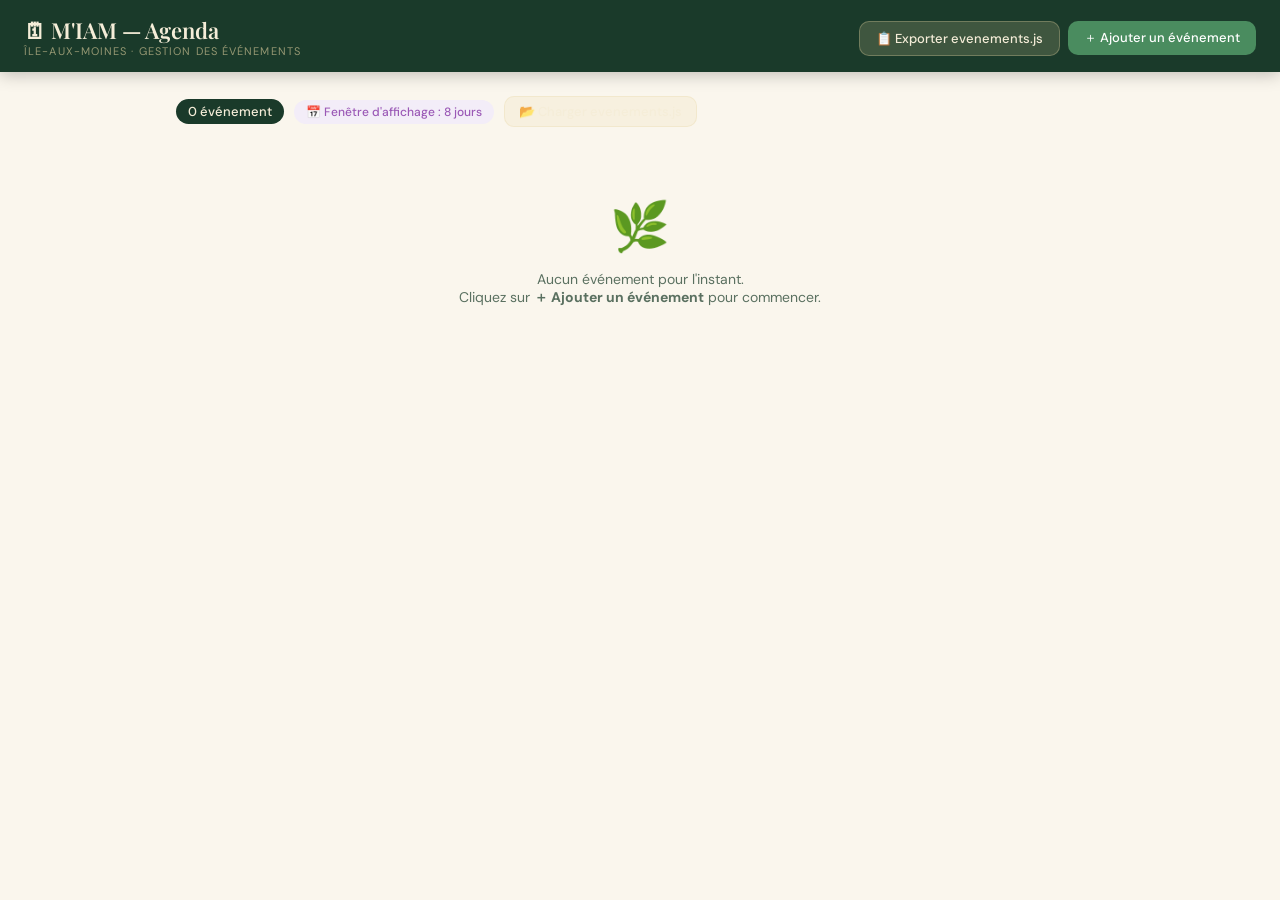
<file: admin-evenements-original.html>
<!DOCTYPE html>
<html lang="fr">
<head>
<meta charset="UTF-8">
<meta name="viewport" content="width=device-width, initial-scale=1.0">
<title>M'IAM — Agenda des événements</title>
<link rel="preconnect" href="https://fonts.googleapis.com">
<link href="https://fonts.googleapis.com/css2?family=Playfair+Display:wght@400;600&family=DM+Sans:wght@300;400;500;600&display=swap" rel="stylesheet">
<style>
:root {
  --forest:     #1a3a2a;
  --forest-mid: #2d5e3f;
  --forest-light:#4a8c5f;
  --sand:       #e8d5a3;
  --sand-light: #f5edd8;
  --cream:      #faf6ed;
  --text:       #1c2b22;
  --text-muted: #5a7060;
  --border:     rgba(26,58,42,0.15);
  --red:        #c0392b;
  --red-light:  #fdf0ee;
  --green:      #27ae60;
  --green-light:#eaf6f0;
  --purple:     #9b59b6;
  --purple-light:#f3edf8;
  --orange:     #e67e22;
  --radius:     14px;
  --shadow:     0 4px 24px rgba(26,58,42,0.10);
}

*, *::before, *::after { box-sizing: border-box; margin: 0; padding: 0; }

body {
  font-family: "DM Sans", sans-serif;
  background: var(--cream);
  color: var(--text);
  min-height: 100vh;
}

/* ── HEADER ───────────────────────────────────── */
header {
  background: var(--forest);
  padding: 18px 24px 14px;
  display: flex;
  align-items: center;
  justify-content: space-between;
  gap: 12px;
  position: sticky;
  top: 0;
  z-index: 100;
  box-shadow: 0 2px 16px rgba(0,0,0,0.25);
}
.header-left h1 {
  font-family: "Playfair Display", serif;
  font-size: 22px;
  color: var(--sand-light);
  font-weight: 600;
  line-height: 1.1;
}
.header-left p {
  font-size: 11px;
  color: rgba(232,213,163,0.6);
  letter-spacing: .1em;
  text-transform: uppercase;
  margin-top: 2px;
}
.header-actions { display: flex; gap: 8px; align-items: center; }

/* ── BUTTONS ──────────────────────────────────── */
.btn {
  display: inline-flex;
  align-items: center;
  gap: 6px;
  padding: 8px 16px;
  border-radius: 10px;
  font-family: "DM Sans", sans-serif;
  font-size: 13px;
  font-weight: 500;
  cursor: pointer;
  border: none;
  transition: all .18s;
  white-space: nowrap;
}
.btn-primary   { background: var(--forest-light); color: #fff; }
.btn-primary:hover { background: #5fa070; }
.btn-secondary { background: rgba(232,213,163,0.18); color: var(--sand-light); border: 1px solid rgba(232,213,163,0.3); }
.btn-secondary:hover { background: rgba(232,213,163,0.3); }
.btn-export    { background: var(--sand); color: var(--forest); font-weight: 600; }
.btn-export:hover { background: var(--sand-light); }
.btn-danger    { background: var(--red); color: #fff; }
.btn-danger:hover { background: #a93226; }
.btn-ghost     { background: none; border: 1px solid var(--border); color: var(--text-muted); }
.btn-ghost:hover { background: var(--sand-light); color: var(--text); }
.btn-sm        { padding: 5px 10px; font-size: 12px; border-radius: 8px; }
.btn-icon      { padding: 6px 10px; }

/* ── MAIN LAYOUT ──────────────────────────────── */
main { max-width: 960px; margin: 0 auto; padding: 24px 16px 60px; }

/* ── BARRE D'OUTILS ───────────────────────────── */
.toolbar {
  display: flex;
  align-items: center;
  gap: 10px;
  flex-wrap: wrap;
  margin-bottom: 20px;
}
.count-badge {
  background: var(--forest);
  color: var(--sand-light);
  border-radius: 20px;
  padding: 4px 12px;
  font-size: 13px;
  font-weight: 500;
}
.window-badge {
  background: var(--purple-light);
  color: var(--purple);
  border-radius: 20px;
  padding: 4px 12px;
  font-size: 12px;
  font-weight: 500;
}

/* ── LISTE ÉVÉNEMENTS ─────────────────────────── */
#evt-list { display: flex; flex-direction: column; gap: 10px; }

.evt-row {
  background: #fff;
  border: 1px solid var(--border);
  border-radius: var(--radius);
  padding: 14px 16px;
  display: grid;
  grid-template-columns: 56px 1fr auto;
  gap: 14px;
  align-items: center;
  transition: box-shadow .15s;
}
.evt-row:hover { box-shadow: var(--shadow); }

.evt-row.past { opacity: .5; }
.evt-row.soon { border-left: 3px solid var(--green); }
.evt-row.today { border-left: 3px solid var(--orange); background: #fffdf7; }

.evt-date-col {
  text-align: center;
  background: var(--forest);
  border-radius: 10px;
  padding: 8px 6px;
  color: var(--sand-light);
  flex-shrink: 0;
}
.evt-date-col .day  { font-family: "Playfair Display", serif; font-size: 22px; font-weight: 600; line-height: 1; }
.evt-date-col .month{ font-size: 10px; text-transform: uppercase; letter-spacing: .08em; opacity: .7; margin-top: 1px; }

.evt-info {}
.evt-nom {
  font-family: "Playfair Display", serif;
  font-size: 16px;
  font-weight: 600;
  color: var(--text);
  margin-bottom: 4px;
  line-height: 1.3;
}
.evt-meta {
  display: flex;
  flex-wrap: wrap;
  gap: 6px;
  align-items: center;
}
.tag {
  display: inline-flex;
  align-items: center;
  gap: 3px;
  font-size: 11px;
  padding: 2px 8px;
  border-radius: 99px;
  font-weight: 500;
}
.tag-lieu  { background: var(--green-light); color: #1a6b3a; }
.tag-heure { background: #eef4fb; color: #1a4a8a; }
.tag-asso  { background: var(--purple-light); color: var(--purple); }
.tag-fin   { background: var(--sand-light); color: var(--text-muted); font-size: 10px; }
.tag-past  { background: #f0f0f0; color: #888; }
.tag-soon  { background: var(--green-light); color: var(--green); }
.tag-img   { background: #fff3e0; color: #b35a00; }
.tag-site  { background: #e3f2fd; color: #1565c0; }

.evt-actions { display: flex; gap: 6px; flex-shrink: 0; }

/* ── EMPTY STATE ──────────────────────────────── */
#empty-state {
  text-align: center;
  padding: 48px 16px;
  color: var(--text-muted);
  display: none;
}
#empty-state .big { font-size: 48px; margin-bottom: 12px; }
#empty-state p { font-size: 14px; }

/* ── MODAL ────────────────────────────────────── */
.modal-bg {
  display: none;
  position: fixed;
  inset: 0;
  background: rgba(10,25,15,0.55);
  z-index: 200;
  align-items: flex-start;
  justify-content: center;
  padding: 20px 12px 40px;
  overflow-y: auto;
}
.modal-bg.open { display: flex; }

.modal {
  background: var(--cream);
  border-radius: 20px;
  width: 100%;
  max-width: 580px;
  box-shadow: 0 20px 60px rgba(0,0,0,.35);
  overflow: hidden;
  margin: auto;
}
.modal-header {
  background: var(--forest);
  padding: 16px 20px;
  display: flex;
  align-items: center;
  justify-content: space-between;
}
.modal-header h2 {
  font-family: "Playfair Display", serif;
  font-size: 18px;
  color: var(--sand-light);
  font-weight: 600;
}
.modal-close {
  background: rgba(232,213,163,0.15);
  border: none;
  color: var(--sand-light);
  width: 30px;
  height: 30px;
  border-radius: 50%;
  cursor: pointer;
  font-size: 16px;
  display: flex;
  align-items: center;
  justify-content: center;
}
.modal-close:hover { background: rgba(232,213,163,0.3); }

.modal-body { padding: 20px; display: flex; flex-direction: column; gap: 14px; }
.modal-footer {
  padding: 14px 20px;
  display: flex;
  gap: 8px;
  justify-content: flex-end;
  border-top: 1px solid var(--border);
  background: #fff;
}

/* ── FORMULAIRE ───────────────────────────────── */
.form-row { display: grid; grid-template-columns: 1fr 1fr; gap: 12px; }
.form-row.full { grid-template-columns: 1fr; }
.form-row.three { grid-template-columns: 1fr 1fr 1fr; }

.field { display: flex; flex-direction: column; gap: 5px; }
.field label {
  font-size: 12px;
  font-weight: 600;
  color: var(--text-muted);
  text-transform: uppercase;
  letter-spacing: .05em;
}
.field label span { color: var(--red); margin-left: 2px; }
.field input, .field textarea, .field select {
  padding: 9px 12px;
  border: 1px solid var(--border);
  border-radius: 10px;
  font-family: "DM Sans", sans-serif;
  font-size: 14px;
  color: var(--text);
  background: #fff;
  transition: border-color .15s, box-shadow .15s;
  width: 100%;
}
.field input:focus, .field textarea:focus, .field select:focus {
  outline: none;
  border-color: var(--forest-mid);
  box-shadow: 0 0 0 3px rgba(45,94,63,0.1);
}
.field textarea { resize: vertical; min-height: 72px; }
.field .hint {
  font-size: 11px;
  color: var(--text-muted);
  display: flex;
  align-items: center;
  gap: 4px;
}
.field .hint a { color: var(--forest-mid); }

.emoji-grid {
  display: flex;
  flex-wrap: wrap;
  gap: 6px;
  padding: 8px;
  background: #fff;
  border: 1px solid var(--border);
  border-radius: 10px;
}
.emoji-btn {
  width: 36px;
  height: 36px;
  border-radius: 8px;
  border: 2px solid transparent;
  background: var(--sand-light);
  cursor: pointer;
  font-size: 18px;
  display: flex;
  align-items: center;
  justify-content: center;
  transition: all .12s;
}
.emoji-btn:hover { background: var(--sand); transform: scale(1.15); }
.emoji-btn.selected { border-color: var(--forest); background: var(--sand); }

/* ── IMAGE PREVIEW ────────────────────────────── */
.img-preview {
  width: 100%;
  max-height: 140px;
  object-fit: cover;
  border-radius: 10px;
  border: 1px solid var(--border);
  display: none;
  margin-top: 6px;
}
.img-preview.visible { display: block; }

/* ── MAP MINI ─────────────────────────────────── */
.coords-row {
  display: grid;
  grid-template-columns: 1fr 1fr;
  gap: 8px;
}
.coords-hint {
  grid-column: span 2;
  background: var(--green-light);
  border-radius: 10px;
  padding: 10px 12px;
  font-size: 12px;
  color: #1a5a2a;
  display: flex;
  gap: 8px;
  align-items: flex-start;
}

/* ── EXPORT PANEL ─────────────────────────────── */
.export-panel {
  display: none;
  position: fixed;
  inset: 0;
  background: rgba(10,25,15,0.6);
  z-index: 300;
  align-items: center;
  justify-content: center;
  padding: 20px;
}
.export-panel.open { display: flex; }
.export-box {
  background: var(--cream);
  border-radius: 20px;
  width: 100%;
  max-width: 640px;
  box-shadow: 0 20px 60px rgba(0,0,0,.4);
  overflow: hidden;
}
.export-header {
  background: var(--forest);
  padding: 16px 20px;
  display: flex;
  align-items: center;
  justify-content: space-between;
}
.export-header h2 { font-family: "Playfair Display", serif; font-size: 18px; color: var(--sand-light); }
.export-body { padding: 20px; }
.export-body pre {
  background: #1a2a1e;
  color: #a8d5b5;
  padding: 16px;
  border-radius: 12px;
  font-size: 12px;
  font-family: "Courier New", monospace;
  overflow-x: auto;
  max-height: 340px;
  overflow-y: auto;
  white-space: pre;
}
.export-footer {
  padding: 14px 20px;
  display: flex;
  gap: 8px;
  justify-content: flex-end;
  border-top: 1px solid var(--border);
}
.copy-success {
  display: none;
  color: var(--green);
  font-size: 13px;
  align-items: center;
  gap: 4px;
  font-weight: 500;
}
.copy-success.show { display: flex; }

/* ── DELETE CONFIRM ───────────────────────────── */
.delete-panel {
  display: none;
  position: fixed;
  inset: 0;
  background: rgba(10,25,15,0.6);
  z-index: 300;
  align-items: center;
  justify-content: center;
  padding: 20px;
}
.delete-panel.open { display: flex; }
.delete-box {
  background: #fff;
  border-radius: 18px;
  padding: 28px;
  max-width: 400px;
  width: 100%;
  text-align: center;
  box-shadow: 0 20px 60px rgba(0,0,0,.35);
}
.delete-box .icon { font-size: 40px; margin-bottom: 12px; }
.delete-box h3 { font-family: "Playfair Display", serif; font-size: 18px; margin-bottom: 8px; color: var(--text); }
.delete-box p { font-size: 13px; color: var(--text-muted); margin-bottom: 20px; line-height: 1.5; }
.delete-box .btns { display: flex; gap: 10px; justify-content: center; }

/* ── TOAST ────────────────────────────────────── */
#toast {
  position: fixed;
  bottom: 24px;
  left: 50%;
  transform: translateX(-50%) translateY(80px);
  background: var(--forest);
  color: var(--sand-light);
  padding: 10px 20px;
  border-radius: 99px;
  font-size: 13px;
  font-weight: 500;
  z-index: 500;
  transition: transform .3s cubic-bezier(.34,1.2,.64,1);
  white-space: nowrap;
  box-shadow: 0 4px 20px rgba(0,0,0,.3);
}
#toast.show { transform: translateX(-50%) translateY(0); }

/* ── RESPONSIVE ───────────────────────────────── */
@media (max-width: 600px) {
  .evt-row { grid-template-columns: 48px 1fr; }
  .evt-actions { grid-column: span 2; justify-content: flex-end; }
  .form-row { grid-template-columns: 1fr; }
  .form-row.three { grid-template-columns: 1fr; }
  .coords-row { grid-template-columns: 1fr; }
  .coords-hint { grid-column: 1; }
}
</style>
</head>
<body>

<header>
  <div class="header-left">
    <h1>🗓 M'IAM — Agenda</h1>
    <p>Île-aux-Moines · Gestion des événements</p>
  </div>
  <div class="header-actions">
    <button class="btn btn-secondary" onclick="openExport()">📋 Exporter evenements.js</button>
    <button class="btn btn-primary" onclick="openAdd()">＋ Ajouter un événement</button>
  </div>
</header>

<main>
  <div class="toolbar">
    <span class="count-badge" id="count-badge">0 événement</span>
    <span class="window-badge">📅 Fenêtre d'affichage : 8 jours</span>
    <label class="btn btn-secondary" style="cursor:pointer;font-size:13px;padding:6px 14px" title="Charger evenements.js depuis votre PC">
      📂 Charger evenements.js
      <input type="file" accept=".js" style="display:none" onchange="importerFichier(this)">
    </label>
  </div>

  <div id="evt-list"></div>
  <div id="empty-state">
    <div class="big">🌿</div>
    <p>Aucun événement pour l'instant.<br>Cliquez sur <strong>＋ Ajouter un événement</strong> pour commencer.</p>
  </div>
</main>

<!-- ══ MODAL AJOUT / MODIFICATION ══════════════════════ -->
<div class="modal-bg" id="modal-bg">
  <div class="modal">
    <div class="modal-header">
      <h2 id="modal-title">Ajouter un événement</h2>
      <button class="modal-close" onclick="closeModal()">✕</button>
    </div>
    <div class="modal-body">

      <!-- Emoji -->
      <div class="field">
        <label>Icône de l'événement</label>
        <div class="emoji-grid" id="emoji-grid"></div>
        <input type="hidden" id="f-emoji" value="📅">
      </div>

      <!-- Nom -->
      <div class="form-row full">
        <div class="field">
          <label>Titre de l'événement <span>*</span></label>
          <input type="text" id="f-nom" placeholder="Ex : Fête de la Musique au port" autocomplete="off">
        </div>
      </div>

      <!-- Association -->
      <div class="form-row full">
        <div class="field">
          <label>Organisateur / Association</label>
          <input type="text" id="f-asso" placeholder="Ex : Mairie de l'Île-aux-Moines">
        </div>
      </div>

      <!-- Dates -->
      <div class="form-row three">
        <div class="field">
          <label>Date début <span>*</span></label>
          <input type="date" id="f-date-debut">
        </div>
        <div class="field">
          <label>Date fin</label>
          <input type="date" id="f-date-fin">
          <span class="hint">Laisser vide si 1 seul jour</span>
        </div>
        <div class="field">
          <label>Horaire</label>
          <input type="text" id="f-heure" placeholder="Ex : 10h00 – 13h00">
        </div>
      </div>

      <!-- Lieu -->
      <div class="form-row full">
        <div class="field">
          <label>Lieu <span>*</span></label>
          <input type="text" id="f-lieu" placeholder="Ex : Place de l'Église — centre bourg">
        </div>
      </div>

      <!-- Coordonnées GPS -->
      <div class="field">
        <label>Coordonnées GPS <span>*</span></label>
        <div class="coords-row">
          <input type="number" id="f-lat" placeholder="Latitude  ex : 47.5961" step="0.0001">
          <input type="number" id="f-lng" placeholder="Longitude  ex : -2.8469" step="0.0001">
          <div class="coords-hint">
            <span>📍</span>
            <span>Ouvrez <a href="https://maps.google.com" target="_blank">Google Maps</a>, faites un <strong>clic droit</strong> sur l'endroit exact → les coordonnées apparaissent → copiez latitude puis longitude.</span>
          </div>
        </div>
      </div>

      <!-- Accès -->
      <div class="form-row full">
        <div class="field">
          <label>Accès &amp; modalités <span>*</span></label>
          <input type="text" id="f-acces" placeholder="Ex : Entrée libre. Bac depuis Port-Blanc.">
        </div>
      </div>

      <!-- Description -->
      <div class="form-row full">
        <div class="field">
          <label>Description</label>
          <textarea id="f-desc" placeholder="Détails sur l'événement…"></textarea>
        </div>
      </div>

      <!-- Image -->
      <div class="form-row full">
        <div class="field">
          <label>URL de l'image</label>
          <input type="url" id="f-image" placeholder="https://…" oninput="previewImage(this.value)">
          <span class="hint">💡 Hébergez sur <a href="https://commons.wikimedia.org" target="_blank">Wikimedia Commons</a> ou <a href="https://imgbb.com" target="_blank">imgbb.com</a></span>
          <img id="img-preview" class="img-preview" alt="Aperçu">
        </div>
      </div>

      <!-- Site web -->
      <div class="form-row full">
        <div class="field">
          <label>Site web (bouton "Voir le site")</label>
          <input type="url" id="f-site" placeholder="https://…">
        </div>
      </div>

    </div>
    <div class="modal-footer">
      <button class="btn btn-ghost" onclick="closeModal()">Annuler</button>
      <button class="btn btn-primary" onclick="saveEvent()">✓ Enregistrer</button>
    </div>
  </div>
</div>

<!-- ══ EXPORT ══════════════════════════════════════════ -->
<div class="export-panel" id="export-panel">
  <div class="export-box">
    <div class="export-header">
      <h2>📋 Exporter evenements.js</h2>
      <button class="modal-close" onclick="closeExport()">✕</button>
    </div>
    <div class="export-body">
      <p style="font-size:13px;color:var(--text-muted);margin-bottom:12px;line-height:1.5">
        Copiez ce code, ouvrez le fichier <strong>evenements.js</strong> sur GitHub, collez et validez.
      </p>
      <pre id="export-code"></pre>
    </div>
    <div class="export-footer">
      <span class="copy-success" id="copy-success">✓ Copié !</span>
      <button class="btn btn-ghost" onclick="closeExport()">Fermer</button>
      <button class="btn btn-export" onclick="copyExport()">📋 Tout copier</button>
      <button class="btn btn-primary" onclick="downloadExport()">⬇ Télécharger</button>
    </div>
  </div>
</div>

<!-- ══ SUPPRESSION ══════════════════════════════════════ -->
<div class="delete-panel" id="delete-panel">
  <div class="delete-box">
    <div class="icon">🗑️</div>
    <h3 id="delete-name">Supprimer l'événement ?</h3>
    <p>Cette suppression sera effective après export et remplacement du fichier <strong>evenements.js</strong> sur GitHub.</p>
    <div class="btns">
      <button class="btn btn-ghost" onclick="closeDelete()">Annuler</button>
      <button class="btn btn-danger" onclick="confirmDelete()">Supprimer</button>
    </div>
  </div>
</div>

<!-- ══ TOAST ════════════════════════════════════════════ -->
<div id="toast"></div>


<script>
// ── Données chargées depuis evenements.js via fetch ──────────
var EVENEMENTS = [];

const EMOJIS = ["📅","🎵","🎬","🎭","🎨","🧺","⛵","🦀","🎣","🏠","❤️","🌿","🍽️","🥂","🏖️","🏛️","🗿","🌊","🎪","🎉","🎊","🎸","🥁","🎺","🎻","📸","🖼️","🌸","🌻","🍀"];

const EMOJIS_LABEL = {
  "📅":"Calendrier","🎵":"Musique","🎬":"Cinéma","🎭":"Théâtre","🎨":"Art",
  "🧺":"Marché","⛵":"Voile","🦀":"Nature","🎣":"Pêche","🏠":"Patrimoine",
  "❤️":"Santé","🌿":"Nature","🍽️":"Gastronomie","🥂":"Soirée","🏖️":"Plage",
  "🏛️":"Culture","🗿":"Mégalithe","🌊":"Mer","🎪":"Fête","🎉":"Événement",
  "🎊":"Célébration","🎸":"Concert","🥁":"Concert","🎺":"Concert","🎻":"Concert",
  "📸":"Photo","🖼️":"Expo","🌸":"Printemps","🌻":"Été","🍀":"Nature"
};

let editIndex = -1;
let deleteIndex = -1;
const today = new Date(); today.setHours(0,0,0,0);

// ── Init ───────────────────────────────────────────────────
document.addEventListener('DOMContentLoaded', () => {
  buildEmojiGrid();
  renderList();
});

// ── Import du fichier evenements.js depuis le PC ───────────
function importerFichier(input) {
  const file = input.files[0];
  if (!file) return;
  const reader = new FileReader();
  reader.onload = function(e) {
    try {
      const fn = new Function(e.target.result + '; return typeof EVENEMENTS !== "undefined" ? EVENEMENTS : [];');
      const data = fn();
      if (Array.isArray(data) && data.length > 0) {
        EVENEMENTS = data;
        renderList();
        showToast('✅ ' + data.length + ' événement(s) importé(s) depuis evenements.js');
      } else {
        showToast('⚠️ Fichier lu mais aucun événement trouvé');
      }
    } catch(e) {
      showToast('⚠️ Erreur de lecture : ' + e.message);
    }
  };
  reader.readAsText(file);
}

// ── Rendu de la liste ──────────────────────────────────────
function renderList() {
  const list = document.getElementById('evt-list');
  const empty = document.getElementById('empty-state');
  const sorted = [...EVENEMENTS].map((e,i) => ({...e, _idx:i}))
    .sort((a,b) => a.date_debut.localeCompare(b.date_debut));

  document.getElementById('count-badge').textContent =
    EVENEMENTS.length + ' événement' + (EVENEMENTS.length > 1 ? 's' : '');

  if(sorted.length === 0) {
    list.innerHTML = '';
    empty.style.display = 'block';
    return;
  }
  empty.style.display = 'none';

  list.innerHTML = sorted.map(evt => {
    const dDebut = new Date(evt.date_debut + 'T00:00:00');
    const dFin   = evt.date_fin ? new Date(evt.date_fin + 'T00:00:00') : dDebut;
    const isPast = dFin < today;
    const isToday = dDebut.getTime() === today.getTime();
    const window8 = new Date(today); window8.setDate(window8.getDate()+8);
    const isSoon = !isPast && dDebut <= window8;

    const j = dDebut.getDate();
    const m = dDebut.toLocaleDateString('fr-FR',{month:'short'}).replace('.','');

    let rowClass = 'evt-row';
    if(isPast)    rowClass += ' past';
    else if(isToday) rowClass += ' today';
    else if(isSoon)  rowClass += ' soon';

    const statusTag = isPast
      ? `<span class="tag tag-past">Passé</span>`
      : isSoon
        ? `<span class="tag tag-soon">✦ Dans la fenêtre 8j</span>`
        : '';

    const imgTag  = evt.image ? `<span class="tag tag-img">🖼 Image</span>` : '';
    const siteTag = evt.site  ? `<span class="tag tag-site">🌐 Site</span>` : '';
    const finTag  = evt.date_fin && evt.date_fin !== evt.date_debut
      ? `<span class="tag tag-fin">→ ${fmtDateShort(evt.date_fin)}</span>` : '';

    return `<div class="${rowClass}">
      <div class="evt-date-col">
        <div class="day">${j}</div>
        <div class="month">${m}</div>
      </div>
      <div class="evt-info">
        <div class="evt-nom">${evt.emoji||'📅'} ${evt.nom}</div>
        <div class="evt-meta">
          ${evt.lieu ? `<span class="tag tag-lieu">📍 ${evt.lieu}</span>` : ''}
          ${evt.heure ? `<span class="tag tag-heure">🕐 ${evt.heure}</span>` : ''}
          ${evt.association ? `<span class="tag tag-asso">${evt.association}</span>` : ''}
          ${finTag}${statusTag}${imgTag}${siteTag}
        </div>
      </div>
      <div class="evt-actions">
        <button class="btn btn-ghost btn-sm btn-icon" title="Modifier" onclick="openEdit(${evt._idx})">✏️</button>
        <button class="btn btn-sm btn-icon" style="background:var(--red-light);color:var(--red);border:1px solid rgba(192,57,43,0.2)" title="Supprimer" onclick="openDelete(${evt._idx})">🗑</button>
      </div>
    </div>`;
  }).join('');
}

function fmtDateShort(s) {
  const d = new Date(s+'T00:00:00');
  return d.toLocaleDateString('fr-FR',{day:'numeric',month:'short'});
}

// ── Grille emoji ───────────────────────────────────────────
function buildEmojiGrid() {
  const grid = document.getElementById('emoji-grid');
  grid.innerHTML = EMOJIS.map(e =>
    `<button type="button" class="emoji-btn" title="${EMOJIS_LABEL[e]||e}" onclick="selectEmoji('${e}')">${e}</button>`
  ).join('');
}

function selectEmoji(e) {
  document.getElementById('f-emoji').value = e;
  document.querySelectorAll('.emoji-btn').forEach(b => {
    b.classList.toggle('selected', b.textContent === e);
  });
}

// ── Preview image ──────────────────────────────────────────
function previewImage(url) {
  const img = document.getElementById('img-preview');
  if(url && url.startsWith('http')) {
    img.src = url;
    img.classList.add('visible');
    img.onerror = () => img.classList.remove('visible');
  } else {
    img.classList.remove('visible');
  }
}

// ── Ouvrir modal AJOUT ─────────────────────────────────────
function openAdd() {
  editIndex = -1;
  document.getElementById('modal-title').textContent = '＋ Ajouter un événement';
  clearForm();
  // Date par défaut = aujourd'hui
  document.getElementById('f-date-debut').value = today.toISOString().slice(0,10);
  document.getElementById('modal-bg').classList.add('open');
}

// ── Ouvrir modal MODIFICATION ──────────────────────────────
function openEdit(idx) {
  editIndex = idx;
  const e = EVENEMENTS[idx];
  document.getElementById('modal-title').textContent = '✏️ Modifier l\'événement';
  document.getElementById('f-nom').value        = e.nom || '';
  document.getElementById('f-asso').value       = e.association || '';
  document.getElementById('f-date-debut').value = e.date_debut || '';
  document.getElementById('f-date-fin').value   = e.date_fin || '';
  document.getElementById('f-heure').value      = e.heure || '';
  document.getElementById('f-lieu').value       = e.lieu || '';
  document.getElementById('f-lat').value        = e.lat || '';
  document.getElementById('f-lng').value        = e.lng || '';
  document.getElementById('f-acces').value      = e.acces || '';
  document.getElementById('f-desc').value       = e.description || '';
  document.getElementById('f-image').value      = e.image || '';
  document.getElementById('f-site').value       = e.site || '';
  selectEmoji(e.emoji || '📅');
  previewImage(e.image || '');
  document.getElementById('modal-bg').classList.add('open');
}

function clearForm() {
  ['f-nom','f-asso','f-date-debut','f-date-fin','f-heure',
   'f-lieu','f-lat','f-lng','f-acces','f-desc','f-image','f-site']
    .forEach(id => document.getElementById(id).value = '');
  document.getElementById('f-emoji').value = '📅';
  selectEmoji('📅');
  document.getElementById('img-preview').classList.remove('visible');
}

function closeModal() {
  document.getElementById('modal-bg').classList.remove('open');
}

// ── Enregistrer (ajout ou modif) ───────────────────────────
function saveEvent() {
  const nom      = document.getElementById('f-nom').value.trim();
  const dateDebut= document.getElementById('f-date-debut').value;
  const lieu     = document.getElementById('f-lieu').value.trim();
  const lat      = parseFloat(document.getElementById('f-lat').value);
  const lng      = parseFloat(document.getElementById('f-lng').value);
  const acces    = document.getElementById('f-acces').value.trim();

  if(!nom)       { shake('f-nom');       showToast('⚠️ Le titre est obligatoire'); return; }
  if(!dateDebut) { shake('f-date-debut');showToast('⚠️ La date de début est obligatoire'); return; }
  if(!lieu)      { shake('f-lieu');      showToast('⚠️ Le lieu est obligatoire'); return; }
  if(isNaN(lat)||isNaN(lng)) { shake('f-lat'); showToast('⚠️ Coordonnées GPS manquantes'); return; }
  if(!acces)     { shake('f-acces');     showToast('⚠️ Les modalités d\'accès sont obligatoires'); return; }

  const dateFin = document.getElementById('f-date-fin').value || dateDebut;

  const obj = {
    nom,
    emoji:       document.getElementById('f-emoji').value || '📅',
    association: document.getElementById('f-asso').value.trim(),
    date_debut:  dateDebut,
    date_fin:    dateFin,
    heure:       document.getElementById('f-heure').value.trim(),
    lat, lng, lieu, acces,
    description: document.getElementById('f-desc').value.trim(),
    image:       document.getElementById('f-image').value.trim(),
    site:        document.getElementById('f-site').value.trim()
  };

  if(editIndex >= 0) {
    EVENEMENTS[editIndex] = obj;
    showToast('✓ Événement modifié');
  } else {
    EVENEMENTS.push(obj);
    showToast('✓ Événement ajouté');
  }

  closeModal();
  renderList();
}

function shake(id) {
  const el = document.getElementById(id);
  el.style.borderColor = 'var(--red)';
  el.style.boxShadow = '0 0 0 3px rgba(192,57,43,0.15)';
  setTimeout(() => { el.style.borderColor=''; el.style.boxShadow=''; }, 1800);
}

// ── Suppression ────────────────────────────────────────────
function openDelete(idx) {
  deleteIndex = idx;
  document.getElementById('delete-name').textContent =
    '« ' + EVENEMENTS[idx].nom + ' »';
  document.getElementById('delete-panel').classList.add('open');
}
function closeDelete() {
  document.getElementById('delete-panel').classList.remove('open');
}
function confirmDelete() {
  EVENEMENTS.splice(deleteIndex, 1);
  closeDelete();
  renderList();
  showToast('🗑 Événement supprimé');
}

// ── Export ─────────────────────────────────────────────────
function buildJS() {
  const lines = [
    '// evenements.js — Événements de l\'Île-aux-Moines',
    '// Généré par l\'interface d\'administration M\'IAM',
    '//',
    '// Champs obligatoires : nom, date_debut, date_fin, lat, lng, lieu, acces',
    '// Champs optionnels  : emoji, heure, association, description, image, site',
    '',
    'const EVENEMENTS = ['
  ];
  EVENEMENTS.forEach((e, i) => {
    lines.push('  {');
    lines.push(`    nom:         ${JSON.stringify(e.nom)},`);
    lines.push(`    emoji:       ${JSON.stringify(e.emoji||'📅')},`);
    lines.push(`    association: ${JSON.stringify(e.association||'')},`);
    lines.push(`    date_debut:  ${JSON.stringify(e.date_debut)},`);
    lines.push(`    date_fin:    ${JSON.stringify(e.date_fin||e.date_debut)},`);
    lines.push(`    heure:       ${JSON.stringify(e.heure||'')},`);
    lines.push(`    lat:         ${e.lat},`);
    lines.push(`    lng:         ${e.lng},`);
    lines.push(`    lieu:        ${JSON.stringify(e.lieu)},`);
    lines.push(`    acces:       ${JSON.stringify(e.acces)},`);
    lines.push(`    description: ${JSON.stringify(e.description||'')},`);
    lines.push(`    image:       ${JSON.stringify(e.image||'')},`);
    lines.push(`    site:        ${JSON.stringify(e.site||'')}`);
    lines.push('  }' + (i < EVENEMENTS.length-1 ? ',' : ''));
  });
  lines.push('];');
  return lines.join('\n');
}

function openExport() {
  const code = buildJS();
  document.getElementById('export-code').textContent = code;
  document.getElementById('copy-success').classList.remove('show');
  document.getElementById('export-panel').classList.add('open');
}

function downloadExport() {
  const code = buildJS();
  const blob = new Blob([code], { type: 'text/javascript' });
  const a = document.createElement('a');
  a.href = URL.createObjectURL(blob);
  a.download = 'evenements.js';
  document.body.appendChild(a);
  a.click();
  document.body.removeChild(a);
  setTimeout(() => URL.revokeObjectURL(a.href), 1000);
  showToast('⬇ Téléchargement en cours…');
}
function closeExport() {
  document.getElementById('export-panel').classList.remove('open');
}
function copyExport() {
  const code = document.getElementById('export-code').textContent;
  navigator.clipboard.writeText(code).then(() => {
    document.getElementById('copy-success').classList.add('show');
    showToast('📋 Code copié dans le presse-papier');
    setTimeout(() => document.getElementById('copy-success').classList.remove('show'), 3000);
  });
}

// ── Toast ──────────────────────────────────────────────────
let toastTimer;
function showToast(msg) {
  const t = document.getElementById('toast');
  t.textContent = msg;
  t.classList.add('show');
  clearTimeout(toastTimer);
  toastTimer = setTimeout(() => t.classList.remove('show'), 2800);
}

// ── Fermer modals sur Échap ────────────────────────────────
document.addEventListener('keydown', e => {
  if(e.key === 'Escape') { closeModal(); closeExport(); closeDelete(); }
});
document.getElementById('modal-bg').addEventListener('click', function(e) {
  if(e.target === this) closeModal();
});
</script>
</body>
</html>
</file>
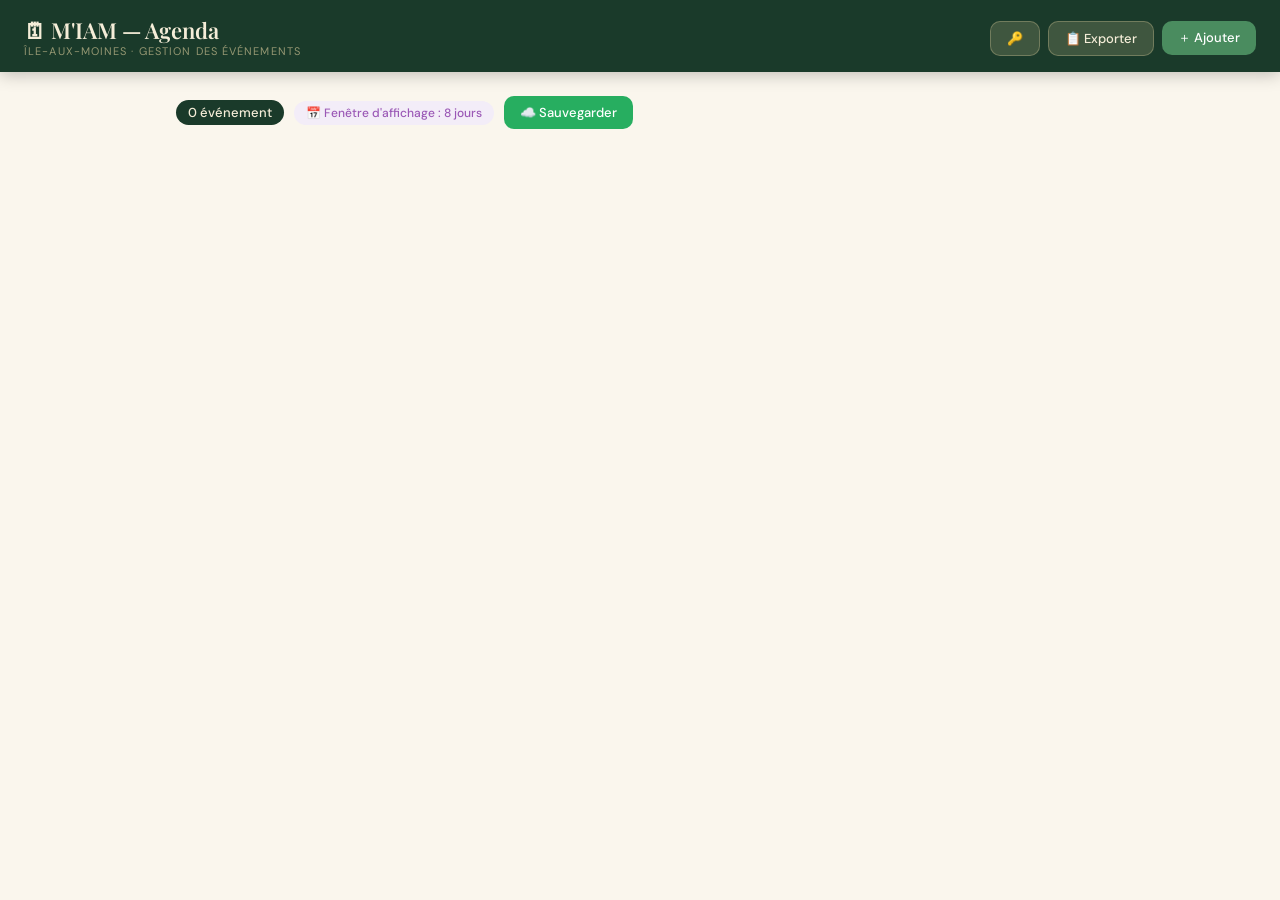
<file: admin-evenements.html>
<!DOCTYPE html>
<html lang="fr">
<head>
<meta charset="UTF-8">
<meta name="viewport" content="width=device-width, initial-scale=1.0">
<title>M'IAM — Agenda des événements</title>
<link rel="preconnect" href="https://fonts.googleapis.com">
<link href="https://fonts.googleapis.com/css2?family=Playfair+Display:wght@400;600&family=DM+Sans:wght@300;400;500;600&display=swap" rel="stylesheet">
<style>
:root {
  --forest:     #1a3a2a;
  --forest-mid: #2d5e3f;
  --forest-light:#4a8c5f;
  --sand:       #e8d5a3;
  --sand-light: #f5edd8;
  --cream:      #faf6ed;
  --text:       #1c2b22;
  --text-muted: #5a7060;
  --border:     rgba(26,58,42,0.15);
  --red:        #c0392b;
  --red-light:  #fdf0ee;
  --green:      #27ae60;
  --green-light:#eaf6f0;
  --purple:     #9b59b6;
  --purple-light:#f3edf8;
  --orange:     #e67e22;
  --radius:     14px;
  --shadow:     0 4px 24px rgba(26,58,42,0.10);
}

*, *::before, *::after { box-sizing: border-box; margin: 0; padding: 0; }

body {
  font-family: "DM Sans", sans-serif;
  background: var(--cream);
  color: var(--text);
  min-height: 100vh;
}

/* ── HEADER ───────────────────────────────────── */
header {
  background: var(--forest);
  padding: 18px 24px 14px;
  display: flex;
  align-items: center;
  justify-content: space-between;
  gap: 12px;
  position: sticky;
  top: 0;
  z-index: 100;
  box-shadow: 0 2px 16px rgba(0,0,0,0.25);
}
.header-left h1 {
  font-family: "Playfair Display", serif;
  font-size: 22px;
  color: var(--sand-light);
  font-weight: 600;
  line-height: 1.1;
}
.header-left p {
  font-size: 11px;
  color: rgba(232,213,163,0.6);
  letter-spacing: .1em;
  text-transform: uppercase;
  margin-top: 2px;
}
.header-actions { display: flex; gap: 8px; align-items: center; }

/* ── BUTTONS ──────────────────────────────────── */
.btn {
  display: inline-flex;
  align-items: center;
  gap: 6px;
  padding: 8px 16px;
  border-radius: 10px;
  font-family: "DM Sans", sans-serif;
  font-size: 13px;
  font-weight: 500;
  cursor: pointer;
  border: none;
  transition: all .18s;
  white-space: nowrap;
}
.btn-primary   { background: var(--forest-light); color: #fff; }
.btn-primary:hover { background: #5fa070; }
.btn-secondary { background: rgba(232,213,163,0.18); color: var(--sand-light); border: 1px solid rgba(232,213,163,0.3); }
.btn-secondary:hover { background: rgba(232,213,163,0.3); }
.btn-export    { background: var(--sand); color: var(--forest); font-weight: 600; }
.btn-export:hover { background: var(--sand-light); }
.btn-danger    { background: var(--red); color: #fff; }
.btn-danger:hover { background: #a93226; }
.btn-ghost     { background: none; border: 1px solid var(--border); color: var(--text-muted); }
.btn-ghost:hover { background: var(--sand-light); color: var(--text); }
.btn-sm        { padding: 5px 10px; font-size: 12px; border-radius: 8px; }
.btn-icon      { padding: 6px 10px; }

/* ── MAIN LAYOUT ──────────────────────────────── */
main { max-width: 960px; margin: 0 auto; padding: 24px 16px 60px; }

/* ── BARRE D'OUTILS ───────────────────────────── */
.toolbar {
  display: flex;
  align-items: center;
  gap: 10px;
  flex-wrap: wrap;
  margin-bottom: 20px;
}
.count-badge {
  background: var(--forest);
  color: var(--sand-light);
  border-radius: 20px;
  padding: 4px 12px;
  font-size: 13px;
  font-weight: 500;
}
.window-badge {
  background: var(--purple-light);
  color: var(--purple);
  border-radius: 20px;
  padding: 4px 12px;
  font-size: 12px;
  font-weight: 500;
}

/* ── LISTE ÉVÉNEMENTS ─────────────────────────── */
#evt-list { display: flex; flex-direction: column; gap: 10px; }

.evt-row {
  background: #fff;
  border: 1px solid var(--border);
  border-radius: var(--radius);
  padding: 14px 16px;
  display: grid;
  grid-template-columns: 56px 1fr auto;
  gap: 14px;
  align-items: center;
  transition: box-shadow .15s;
}
.evt-row:hover { box-shadow: var(--shadow); }

.evt-row.past { opacity: .5; }
.evt-row.soon { border-left: 3px solid var(--green); }
.evt-row.today { border-left: 3px solid var(--orange); background: #fffdf7; }

.evt-date-col {
  text-align: center;
  background: var(--forest);
  border-radius: 10px;
  padding: 8px 6px;
  color: var(--sand-light);
  flex-shrink: 0;
}
.evt-date-col .day  { font-family: "Playfair Display", serif; font-size: 22px; font-weight: 600; line-height: 1; }
.evt-date-col .month{ font-size: 10px; text-transform: uppercase; letter-spacing: .08em; opacity: .7; margin-top: 1px; }

.evt-info {}
.evt-nom {
  font-family: "Playfair Display", serif;
  font-size: 16px;
  font-weight: 600;
  color: var(--text);
  margin-bottom: 4px;
  line-height: 1.3;
}
.evt-meta {
  display: flex;
  flex-wrap: wrap;
  gap: 6px;
  align-items: center;
}
.tag {
  display: inline-flex;
  align-items: center;
  gap: 3px;
  font-size: 11px;
  padding: 2px 8px;
  border-radius: 99px;
  font-weight: 500;
}
.tag-lieu  { background: var(--green-light); color: #1a6b3a; }
.tag-heure { background: #eef4fb; color: #1a4a8a; }
.tag-asso  { background: var(--purple-light); color: var(--purple); }
.tag-fin   { background: var(--sand-light); color: var(--text-muted); font-size: 10px; }
.tag-past  { background: #f0f0f0; color: #888; }
.tag-soon  { background: var(--green-light); color: var(--green); }
.tag-img   { background: #fff3e0; color: #b35a00; }
.tag-site  { background: #e3f2fd; color: #1565c0; }

.evt-actions { display: flex; gap: 6px; flex-shrink: 0; }

/* ── EMPTY STATE ──────────────────────────────── */
#empty-state {
  text-align: center;
  padding: 48px 16px;
  color: var(--text-muted);
  display: none;
}
#empty-state .big { font-size: 48px; margin-bottom: 12px; }
#empty-state p { font-size: 14px; }

/* ── MODAL ────────────────────────────────────── */
.modal-bg {
  display: none;
  position: fixed;
  inset: 0;
  background: rgba(10,25,15,0.55);
  z-index: 200;
  align-items: flex-start;
  justify-content: center;
  padding: 20px 12px 40px;
  overflow-y: auto;
}
.modal-bg.open { display: flex; }

.modal {
  background: var(--cream);
  border-radius: 20px;
  width: 100%;
  max-width: 580px;
  box-shadow: 0 20px 60px rgba(0,0,0,.35);
  overflow: hidden;
  margin: auto;
}
.modal-header {
  background: var(--forest);
  padding: 16px 20px;
  display: flex;
  align-items: center;
  justify-content: space-between;
}
.modal-header h2 {
  font-family: "Playfair Display", serif;
  font-size: 18px;
  color: var(--sand-light);
  font-weight: 600;
}
.modal-close {
  background: rgba(232,213,163,0.15);
  border: none;
  color: var(--sand-light);
  width: 30px;
  height: 30px;
  border-radius: 50%;
  cursor: pointer;
  font-size: 16px;
  display: flex;
  align-items: center;
  justify-content: center;
}
.modal-close:hover { background: rgba(232,213,163,0.3); }

.modal-body { padding: 20px; display: flex; flex-direction: column; gap: 14px; }
.modal-footer {
  padding: 14px 20px;
  display: flex;
  gap: 8px;
  justify-content: flex-end;
  border-top: 1px solid var(--border);
  background: #fff;
}

/* ── FORMULAIRE ───────────────────────────────── */
.form-row { display: grid; grid-template-columns: 1fr 1fr; gap: 12px; }
.form-row.full { grid-template-columns: 1fr; }
.form-row.three { grid-template-columns: 1fr 1fr 1fr; }

.field { display: flex; flex-direction: column; gap: 5px; }
.field label {
  font-size: 12px;
  font-weight: 600;
  color: var(--text-muted);
  text-transform: uppercase;
  letter-spacing: .05em;
}
.field label span { color: var(--red); margin-left: 2px; }
.field input, .field textarea, .field select {
  padding: 9px 12px;
  border: 1px solid var(--border);
  border-radius: 10px;
  font-family: "DM Sans", sans-serif;
  font-size: 14px;
  color: var(--text);
  background: #fff;
  transition: border-color .15s, box-shadow .15s;
  width: 100%;
}
.field input:focus, .field textarea:focus, .field select:focus {
  outline: none;
  border-color: var(--forest-mid);
  box-shadow: 0 0 0 3px rgba(45,94,63,0.1);
}
.field textarea { resize: vertical; min-height: 72px; }
.field .hint {
  font-size: 11px;
  color: var(--text-muted);
  display: flex;
  align-items: center;
  gap: 4px;
}
.field .hint a { color: var(--forest-mid); }

.emoji-grid {
  display: flex;
  flex-wrap: wrap;
  gap: 6px;
  padding: 8px;
  background: #fff;
  border: 1px solid var(--border);
  border-radius: 10px;
}
.emoji-btn {
  width: 36px;
  height: 36px;
  border-radius: 8px;
  border: 2px solid transparent;
  background: var(--sand-light);
  cursor: pointer;
  font-size: 18px;
  display: flex;
  align-items: center;
  justify-content: center;
  transition: all .12s;
}
.emoji-btn:hover { background: var(--sand); transform: scale(1.15); }
.emoji-btn.selected { border-color: var(--forest); background: var(--sand); }

/* ── IMAGE PREVIEW ────────────────────────────── */
.img-preview {
  width: 100%;
  max-height: 140px;
  object-fit: cover;
  border-radius: 10px;
  border: 1px solid var(--border);
  display: none;
  margin-top: 6px;
}
.img-preview.visible { display: block; }

/* ── MAP MINI ─────────────────────────────────── */
.coords-row {
  display: grid;
  grid-template-columns: 1fr 1fr;
  gap: 8px;
}
.coords-hint {
  grid-column: span 2;
  background: var(--green-light);
  border-radius: 10px;
  padding: 10px 12px;
  font-size: 12px;
  color: #1a5a2a;
  display: flex;
  gap: 8px;
  align-items: flex-start;
}

/* ── EXPORT PANEL ─────────────────────────────── */
.export-panel {
  display: none;
  position: fixed;
  inset: 0;
  background: rgba(10,25,15,0.6);
  z-index: 300;
  align-items: center;
  justify-content: center;
  padding: 20px;
}
.export-panel.open { display: flex; }
.export-box {
  background: var(--cream);
  border-radius: 20px;
  width: 100%;
  max-width: 640px;
  box-shadow: 0 20px 60px rgba(0,0,0,.4);
  overflow: hidden;
}
.export-header {
  background: var(--forest);
  padding: 16px 20px;
  display: flex;
  align-items: center;
  justify-content: space-between;
}
.export-header h2 { font-family: "Playfair Display", serif; font-size: 18px; color: var(--sand-light); }
.export-body { padding: 20px; }
.export-body pre {
  background: #1a2a1e;
  color: #a8d5b5;
  padding: 16px;
  border-radius: 12px;
  font-size: 12px;
  font-family: "Courier New", monospace;
  overflow-x: auto;
  max-height: 340px;
  overflow-y: auto;
  white-space: pre;
}
.export-footer {
  padding: 14px 20px;
  display: flex;
  gap: 8px;
  justify-content: flex-end;
  border-top: 1px solid var(--border);
}
.copy-success {
  display: none;
  color: var(--green);
  font-size: 13px;
  align-items: center;
  gap: 4px;
  font-weight: 500;
}
.copy-success.show { display: flex; }

/* ── DELETE CONFIRM ───────────────────────────── */
.delete-panel {
  display: none;
  position: fixed;
  inset: 0;
  background: rgba(10,25,15,0.6);
  z-index: 300;
  align-items: center;
  justify-content: center;
  padding: 20px;
}
.delete-panel.open { display: flex; }
.delete-box {
  background: #fff;
  border-radius: 18px;
  padding: 28px;
  max-width: 400px;
  width: 100%;
  text-align: center;
  box-shadow: 0 20px 60px rgba(0,0,0,.35);
}
.delete-box .icon { font-size: 40px; margin-bottom: 12px; }
.delete-box h3 { font-family: "Playfair Display", serif; font-size: 18px; margin-bottom: 8px; color: var(--text); }
.delete-box p { font-size: 13px; color: var(--text-muted); margin-bottom: 20px; line-height: 1.5; }
.delete-box .btns { display: flex; gap: 10px; justify-content: center; }

/* ── TOAST ────────────────────────────────────── */
#toast {
  position: fixed;
  bottom: 24px;
  left: 50%;
  transform: translateX(-50%) translateY(80px);
  background: var(--forest);
  color: var(--sand-light);
  padding: 10px 20px;
  border-radius: 99px;
  font-size: 13px;
  font-weight: 500;
  z-index: 500;
  transition: transform .3s cubic-bezier(.34,1.2,.64,1);
  white-space: nowrap;
  box-shadow: 0 4px 20px rgba(0,0,0,.3);
}
#toast.show { transform: translateX(-50%) translateY(0); }

/* ── RESPONSIVE ───────────────────────────────── */
@media (max-width: 600px) {
  .evt-row { grid-template-columns: 48px 1fr; }
  .evt-actions { grid-column: span 2; justify-content: flex-end; }
  .form-row { grid-template-columns: 1fr; }
  .form-row.three { grid-template-columns: 1fr; }
  .coords-row { grid-template-columns: 1fr; }
  .coords-hint { grid-column: 1; }
}
</style>
</head>
<body>

<header>
  <div class="header-left">
    <h1>🗓 M'IAM — Agenda</h1>
    <p>Île-aux-Moines · Gestion des événements</p>
  </div>
  <div class="header-actions">
    <button class="btn btn-secondary" onclick="ouvrirConfig()" title="Configurer le token GitHub">🔑</button>
    <button class="btn btn-secondary" onclick="openExport()">📋 Exporter</button>
    <button class="btn btn-primary" onclick="openAdd()">＋ Ajouter</button>
  </div>
</header>

<main>
  <div class="toolbar">
    <span class="count-badge" id="count-badge">0 événement</span>
    <span class="window-badge">📅 Fenêtre d'affichage : 8 jours</span>
    <button id="btn-save" class="btn btn-primary" style="font-size:13px;background:#27ae60" onclick="sauvegarderVersGitHub()">☁️ Sauvegarder</button>
  </div>

  <div id="evt-list"></div>
  <div id="empty-state">
    <div class="big">🌿</div>
    <p>Aucun événement pour l'instant.<br>Cliquez sur <strong>＋ Ajouter un événement</strong> pour commencer.</p>
  </div>
</main>

<!-- ══ MODAL AJOUT / MODIFICATION ══════════════════════ -->
<div class="modal-bg" id="modal-bg">
  <div class="modal">
    <div class="modal-header">
      <h2 id="modal-title">Ajouter un événement</h2>
      <button class="modal-close" onclick="closeModal()">✕</button>
    </div>
    <div class="modal-body">

      <!-- Emoji -->
      <div class="field">
        <label>Icône de l'événement</label>
        <div class="emoji-grid" id="emoji-grid"></div>
        <input type="hidden" id="f-emoji" value="📅">
      </div>

      <!-- Nom -->
      <div class="form-row full">
        <div class="field">
          <label>Titre de l'événement <span>*</span></label>
          <input type="text" id="f-nom" placeholder="Ex : Fête de la Musique au port" autocomplete="off">
        </div>
      </div>

      <!-- Association -->
      <div class="form-row full">
        <div class="field">
          <label>Organisateur / Association</label>
          <input type="text" id="f-asso" placeholder="Ex : Mairie de l'Île-aux-Moines">
        </div>
      </div>

      <!-- Dates -->
      <div class="form-row three">
        <div class="field">
          <label>Date début <span>*</span></label>
          <input type="date" id="f-date-debut">
        </div>
        <div class="field">
          <label>Date fin</label>
          <input type="date" id="f-date-fin">
          <span class="hint">Laisser vide si 1 seul jour</span>
        </div>
        <div class="field">
          <label>Horaire</label>
          <input type="text" id="f-heure" placeholder="Ex : 10h00 – 13h00">
        </div>
      </div>

      <!-- Lieu -->
      <div class="form-row full">
        <div class="field">
          <label>Lieu <span>*</span></label>
          <input type="text" id="f-lieu" placeholder="Ex : Place de l'Église — centre bourg">
        </div>
      </div>

      <!-- Coordonnées GPS -->
      <div class="field">
        <label>Coordonnées GPS <span>*</span></label>
        <div class="coords-row">
          <input type="number" id="f-lat" placeholder="Latitude  ex : 47.5961" step="0.0001">
          <input type="number" id="f-lng" placeholder="Longitude  ex : -2.8469" step="0.0001">
          <div class="coords-hint">
            <span>📍</span>
            <span>Ouvrez <a href="https://maps.google.com" target="_blank">Google Maps</a>, faites un <strong>clic droit</strong> sur l'endroit exact → les coordonnées apparaissent → copiez latitude puis longitude.</span>
          </div>
        </div>
      </div>

      <!-- Accès -->
      <div class="form-row full">
        <div class="field">
          <label>Accès &amp; modalités <span>*</span></label>
          <input type="text" id="f-acces" placeholder="Ex : Entrée libre. Bac depuis Port-Blanc.">
        </div>
      </div>

      <!-- Description -->
      <div class="form-row full">
        <div class="field">
          <label>Description</label>
          <textarea id="f-desc" placeholder="Détails sur l'événement…"></textarea>
        </div>
      </div>

      <!-- Image -->
      <div class="form-row full">
        <div class="field">
          <label>URL de l'image</label>
          <input type="url" id="f-image" placeholder="https://…" oninput="previewImage(this.value)">
          <span class="hint">💡 Hébergez sur <a href="https://commons.wikimedia.org" target="_blank">Wikimedia Commons</a> ou <a href="https://imgbb.com" target="_blank">imgbb.com</a></span>
          <img id="img-preview" class="img-preview" alt="Aperçu">
        </div>
      </div>

      <!-- Site web -->
      <div class="form-row full">
        <div class="field">
          <label>Site web (bouton "Voir le site")</label>
          <input type="url" id="f-site" placeholder="https://…">
        </div>
      </div>

    </div>
    <div class="modal-footer">
      <button class="btn btn-ghost" onclick="closeModal()">Annuler</button>
      <button class="btn btn-primary" onclick="saveEvent()">✓ Enregistrer</button>
    </div>
  </div>
</div>

<!-- ══ EXPORT ══════════════════════════════════════════ -->
<div class="export-panel" id="export-panel">
  <div class="export-box">
    <div class="export-header">
      <h2>📋 Exporter evenements.js</h2>
      <button class="modal-close" onclick="closeExport()">✕</button>
    </div>
    <div class="export-body">
      <p style="font-size:13px;color:var(--text-muted);margin-bottom:12px;line-height:1.5">
        Copiez ce code, ouvrez le fichier <strong>evenements.js</strong> sur GitHub, collez et validez.
      </p>
      <pre id="export-code"></pre>
    </div>
    <div class="export-footer">
      <span class="copy-success" id="copy-success">✓ Copié !</span>
      <button class="btn btn-ghost" onclick="closeExport()">Fermer</button>
      <button class="btn btn-export" onclick="copyExport()">📋 Tout copier</button>
      <button class="btn btn-primary" onclick="downloadExport()">⬇ Télécharger</button>
    </div>
  </div>
</div>

<!-- ══ SUPPRESSION ══════════════════════════════════════ -->
<div class="delete-panel" id="delete-panel">
  <div class="delete-box">
    <div class="icon">🗑️</div>
    <h3 id="delete-name">Supprimer l'événement ?</h3>
    <p>Cette suppression sera effective après export et remplacement du fichier <strong>evenements.js</strong> sur GitHub.</p>
    <div class="btns">
      <button class="btn btn-ghost" onclick="closeDelete()">Annuler</button>
      <button class="btn btn-danger" onclick="confirmDelete()">Supprimer</button>
    </div>
  </div>
</div>

<!-- ══ TOAST ════════════════════════════════════════════ -->
<div id="toast"></div>

<!-- ── Panneau configuration token ─────────────────────── -->
<div id="token-panel" style="display:none;position:fixed;inset:0;background:rgba(10,25,15,0.85);z-index:999;align-items:center;justify-content:center;padding:20px">
  <div style="background:#faf6ed;border-radius:20px;padding:28px;max-width:420px;width:100%;box-shadow:0 20px 60px rgba(0,0,0,.4)">
    <div style="font-family:'Playfair Display',serif;font-size:20px;color:#1a3a2a;margin-bottom:8px">🔑 Configuration</div>
    <p style="font-size:13px;color:#5a7060;margin-bottom:16px;line-height:1.6">
      Saisissez votre token GitHub pour permettre la sauvegarde automatique.<br>
      Il sera mémorisé sur cet appareil.
    </p>
    <input id="token-input" type="password"
      placeholder="github_pat_..."
      style="width:100%;padding:10px 12px;border:1px solid rgba(26,58,42,0.2);border-radius:10px;font-family:'DM Sans',sans-serif;font-size:13px;margin-bottom:12px;box-sizing:border-box">
    <div style="display:flex;gap:8px;justify-content:flex-end">
      <button onclick="fermerConfig()" style="padding:8px 16px;border-radius:10px;border:1px solid rgba(26,58,42,0.2);background:none;cursor:pointer;font-family:'DM Sans',sans-serif;font-size:13px">Annuler</button>
      <button onclick="sauvegarderToken()" style="padding:8px 16px;border-radius:10px;border:none;background:#2d5e3f;color:#f5edd8;cursor:pointer;font-family:'DM Sans',sans-serif;font-size:13px;font-weight:600">✓ Enregistrer</button>
    </div>
  </div>
</div>


<script>
// ── Configuration GitHub API ────────────────────────────────
// ── Token GitHub stocké localement (jamais dans le code) ────
let GITHUB_TOKEN = localStorage.getItem('miam_github_token') || '';
const GITHUB_OWNER = 'izenahgoud';
const GITHUB_REPO  = 'miam-ile-aux-moines';
const GITHUB_FILE  = 'evenements.js';
var EVENEMENTS = [];
var _saving = false;

// ── Construction du fichier evenements.js ────────────────────
function buildJS() {
  const lines = [
    "// evenements.js — Événements de l\'Île-aux-Moines",
    "// Généré par l\'interface d\'administration M\'IAM",
    "//",
    "// Champs obligatoires : nom, date_debut, date_fin, lat, lng, lieu, acces",
    "// Champs optionnels  : emoji, heure, association, description, image, site",
    "",
    "const EVENEMENTS = ["
  ];
  EVENEMENTS.forEach((e, i) => {
    lines.push('  {');
    lines.push(`    nom:         ${JSON.stringify(e.nom)},`);
    lines.push(`    emoji:       ${JSON.stringify(e.emoji||'📅')},`);
    lines.push(`    association: ${JSON.stringify(e.association||'')},`);
    lines.push(`    date_debut:  ${JSON.stringify(e.date_debut)},`);
    lines.push(`    date_fin:    ${JSON.stringify(e.date_fin||e.date_debut)},`);
    lines.push(`    heure:       ${JSON.stringify(e.heure||'')},`);
    lines.push(`    lat:         ${e.lat},`);
    lines.push(`    lng:         ${e.lng},`);
    lines.push(`    lieu:        ${JSON.stringify(e.lieu)},`);
    lines.push(`    acces:       ${JSON.stringify(e.acces)},`);
    lines.push(`    description: ${JSON.stringify(e.description||'')},`);
    lines.push(`    image:       ${JSON.stringify(e.image||'')},`);
    lines.push(`    site:        ${JSON.stringify(e.site||'')}`);
    lines.push('  }' + (i < EVENEMENTS.length-1 ? ',' : ''));
  });
  lines.push('];');
  return lines.join('\n');
}

// ── Chargement depuis GitHub ──────────────────────────────────
function chargerDepuisGitHub() {
  const badge = document.getElementById('count-badge');
  badge.textContent = '⏳ Chargement…';
  const url = `https://api.github.com/repos/${GITHUB_OWNER}/${GITHUB_REPO}/contents/${GITHUB_FILE}`;
  fetch(url, {
    headers: {
      'Authorization': 'token ' + GITHUB_TOKEN,
      'Accept': 'application/vnd.github.v3+json'
    }
  })
    .then(r => r.json())
    .then(data => {
      if (!data.content) throw new Error('Fichier introuvable');
      const code = atob(data.content.replace(/\n/g, ''));
      const fn = new Function(code + '; return typeof EVENEMENTS !== "undefined" ? EVENEMENTS : [];');
      const evts = fn();
      if (Array.isArray(evts)) {
        EVENEMENTS = evts;
        renderList();
        showToast('✅ ' + EVENEMENTS.length + ' événement(s) chargé(s)');
      } else {
        throw new Error('Format invalide');
      }
    })
    .catch(err => {
      badge.textContent = '⚠️ Erreur chargement';
      showToast('⚠️ ' + err.message);
      renderList();
    });
}

// ── Sauvegarde vers GitHub ────────────────────────────────────
function sauvegarderVersGitHub() {
  if (_saving) return;
  _saving = true;
  const btn = document.getElementById('btn-save');
  if (btn) { btn.textContent = '⏳ Sauvegarde…'; btn.disabled = true; }

  const url = `https://api.github.com/repos/${GITHUB_OWNER}/${GITHUB_REPO}/contents/${GITHUB_FILE}`;

  // 1. Récupérer le SHA du fichier actuel (obligatoire pour GitHub API)
  fetch(url, {
    headers: {
      'Authorization': 'token ' + GITHUB_TOKEN,
      'Accept': 'application/vnd.github.v3+json'
    }
  })
    .then(r => r.json())
    .then(data => {
      const sha = data.sha;
      const newContent = btoa(unescape(encodeURIComponent(buildJS())));
      // 2. Pousser le nouveau contenu
      return fetch(url, {
        method: 'PUT',
        headers: {
          'Authorization': 'token ' + GITHUB_TOKEN,
          'Accept': 'application/vnd.github.v3+json',
          'Content-Type': 'application/json'
        },
        body: JSON.stringify({
          message: 'Mise à jour evenements.js via Admin M\'IAM',
          content: newContent,
          sha: sha
        })
      });
    })
    .then(r => r.json())
    .then(result => {
      _saving = false;
      if (btn) { btn.textContent = '☁️ Sauvegarder'; btn.disabled = false; }
      if (result.content) {
        showToast('✅ evenements.js mis à jour sur GitHub !');
      } else {
        showToast('⚠️ Erreur : ' + (result.message || 'inconnue'));
      }
    })
    .catch(err => {
      _saving = false;
      if (btn) { btn.textContent = '☁️ Sauvegarder'; btn.disabled = false; }
      showToast('⚠️ Erreur : ' + err.message);
    });
}


// ── Rendu de la liste ──────────────────────────────────────
function renderList() {
  const list = document.getElementById('evt-list');
  const empty = document.getElementById('empty-state');
  const sorted = [...EVENEMENTS].map((e,i) => ({...e, _idx:i}))
    .sort((a,b) => a.date_debut.localeCompare(b.date_debut));

  document.getElementById('count-badge').textContent =
    EVENEMENTS.length + ' événement' + (EVENEMENTS.length > 1 ? 's' : '');

  if(sorted.length === 0) {
    list.innerHTML = '';
    empty.style.display = 'block';
    return;
  }
  empty.style.display = 'none';

  list.innerHTML = sorted.map(evt => {
    const dDebut = new Date(evt.date_debut + 'T00:00:00');
    const dFin   = evt.date_fin ? new Date(evt.date_fin + 'T00:00:00') : dDebut;
    const isPast = dFin < today;
    const isToday = dDebut.getTime() === today.getTime();
    const window8 = new Date(today); window8.setDate(window8.getDate()+8);
    const isSoon = !isPast && dDebut <= window8;

    const j = dDebut.getDate();
    const m = dDebut.toLocaleDateString('fr-FR',{month:'short'}).replace('.','');

    let rowClass = 'evt-row';
    if(isPast)    rowClass += ' past';
    else if(isToday) rowClass += ' today';
    else if(isSoon)  rowClass += ' soon';

    const statusTag = isPast
      ? `<span class="tag tag-past">Passé</span>`
      : isSoon
        ? `<span class="tag tag-soon">✦ Dans la fenêtre 8j</span>`
        : '';

    const imgTag  = evt.image ? `<span class="tag tag-img">🖼 Image</span>` : '';
    const siteTag = evt.site  ? `<span class="tag tag-site">🌐 Site</span>` : '';
    const finTag  = evt.date_fin && evt.date_fin !== evt.date_debut
      ? `<span class="tag tag-fin">→ ${fmtDateShort(evt.date_fin)}</span>` : '';

    return `<div class="${rowClass}">
      <div class="evt-date-col">
        <div class="day">${j}</div>
        <div class="month">${m}</div>
      </div>
      <div class="evt-info">
        <div class="evt-nom">${evt.emoji||'📅'} ${evt.nom}</div>
        <div class="evt-meta">
          ${evt.lieu ? `<span class="tag tag-lieu">📍 ${evt.lieu}</span>` : ''}
          ${evt.heure ? `<span class="tag tag-heure">🕐 ${evt.heure}</span>` : ''}
          ${evt.association ? `<span class="tag tag-asso">${evt.association}</span>` : ''}
          ${finTag}${statusTag}${imgTag}${siteTag}
        </div>
      </div>
      <div class="evt-actions">
        <button class="btn btn-ghost btn-sm btn-icon" title="Modifier" onclick="openEdit(${evt._idx})">✏️</button>
        <button class="btn btn-sm btn-icon" style="background:var(--red-light);color:var(--red);border:1px solid rgba(192,57,43,0.2)" title="Supprimer" onclick="openDelete(${evt._idx})">🗑</button>
      </div>
    </div>`;
  }).join('');
}

function fmtDateShort(s) {
  const d = new Date(s+'T00:00:00');
  return d.toLocaleDateString('fr-FR',{day:'numeric',month:'short'});
}

// ── Grille emoji ───────────────────────────────────────────
function buildEmojiGrid() {
  const grid = document.getElementById('emoji-grid');
  grid.innerHTML = EMOJIS.map(e =>
    `<button type="button" class="emoji-btn" title="${EMOJIS_LABEL[e]||e}" onclick="selectEmoji('${e}')">${e}</button>`
  ).join('');
}

function selectEmoji(e) {
  document.getElementById('f-emoji').value = e;
  document.querySelectorAll('.emoji-btn').forEach(b => {
    b.classList.toggle('selected', b.textContent === e);
  });
}

// ── Preview image ──────────────────────────────────────────
function previewImage(url) {
  const img = document.getElementById('img-preview');
  if(url && url.startsWith('http')) {
    img.src = url;
    img.classList.add('visible');
    img.onerror = () => img.classList.remove('visible');
  } else {
    img.classList.remove('visible');
  }
}

// ── Ouvrir modal AJOUT ─────────────────────────────────────
function openAdd() {
  editIndex = -1;
  document.getElementById('modal-title').textContent = '＋ Ajouter un événement';
  clearForm();
  // Date par défaut = aujourd'hui
  document.getElementById('f-date-debut').value = today.toISOString().slice(0,10);
  document.getElementById('modal-bg').classList.add('open');
}

// ── Ouvrir modal MODIFICATION ──────────────────────────────
function openEdit(idx) {
  editIndex = idx;
  const e = EVENEMENTS[idx];
  document.getElementById('modal-title').textContent = '✏️ Modifier l\'événement';
  document.getElementById('f-nom').value        = e.nom || '';
  document.getElementById('f-asso').value       = e.association || '';
  document.getElementById('f-date-debut').value = e.date_debut || '';
  document.getElementById('f-date-fin').value   = e.date_fin || '';
  document.getElementById('f-heure').value      = e.heure || '';
  document.getElementById('f-lieu').value       = e.lieu || '';
  document.getElementById('f-lat').value        = e.lat || '';
  document.getElementById('f-lng').value        = e.lng || '';
  document.getElementById('f-acces').value      = e.acces || '';
  document.getElementById('f-desc').value       = e.description || '';
  document.getElementById('f-image').value      = e.image || '';
  document.getElementById('f-site').value       = e.site || '';
  selectEmoji(e.emoji || '📅');
  previewImage(e.image || '');
  document.getElementById('modal-bg').classList.add('open');
}

function clearForm() {
  ['f-nom','f-asso','f-date-debut','f-date-fin','f-heure',
   'f-lieu','f-lat','f-lng','f-acces','f-desc','f-image','f-site']
    .forEach(id => document.getElementById(id).value = '');
  document.getElementById('f-emoji').value = '📅';
  selectEmoji('📅');
  document.getElementById('img-preview').classList.remove('visible');
}

function closeModal() {
  document.getElementById('modal-bg').classList.remove('open');
}

// ── Enregistrer (ajout ou modif) ───────────────────────────
function saveEvent() {
  const nom      = document.getElementById('f-nom').value.trim();
  const dateDebut= document.getElementById('f-date-debut').value;
  const lieu     = document.getElementById('f-lieu').value.trim();
  const lat      = parseFloat(document.getElementById('f-lat').value);
  const lng      = parseFloat(document.getElementById('f-lng').value);
  const acces    = document.getElementById('f-acces').value.trim();

  if(!nom)       { shake('f-nom');       showToast('⚠️ Le titre est obligatoire'); return; }
  if(!dateDebut) { shake('f-date-debut');showToast('⚠️ La date de début est obligatoire'); return; }
  if(!lieu)      { shake('f-lieu');      showToast('⚠️ Le lieu est obligatoire'); return; }
  if(isNaN(lat)||isNaN(lng)) { shake('f-lat'); showToast('⚠️ Coordonnées GPS manquantes'); return; }
  if(!acces)     { shake('f-acces');     showToast('⚠️ Les modalités d\'accès sont obligatoires'); return; }

  const dateFin = document.getElementById('f-date-fin').value || dateDebut;

  const obj = {
    nom,
    emoji:       document.getElementById('f-emoji').value || '📅',
    association: document.getElementById('f-asso').value.trim(),
    date_debut:  dateDebut,
    date_fin:    dateFin,
    heure:       document.getElementById('f-heure').value.trim(),
    lat, lng, lieu, acces,
    description: document.getElementById('f-desc').value.trim(),
    image:       document.getElementById('f-image').value.trim(),
    site:        document.getElementById('f-site').value.trim()
  };

  if(editIndex >= 0) {
    EVENEMENTS[editIndex] = obj;
    showToast('✓ Événement modifié');
  } else {
    EVENEMENTS.push(obj);
    showToast('✓ Événement ajouté');
  }

  closeModal();
  renderList();
  sauvegarderVersGitHub();
}

function shake(id) {
  const el = document.getElementById(id);
  el.style.borderColor = 'var(--red)';
  el.style.boxShadow = '0 0 0 3px rgba(192,57,43,0.15)';
  setTimeout(() => { el.style.borderColor=''; el.style.boxShadow=''; }, 1800);
}

// ── Suppression ────────────────────────────────────────────
function openDelete(idx) {
  deleteIndex = idx;
  document.getElementById('delete-name').textContent =
    '« ' + EVENEMENTS[idx].nom + ' »';
  document.getElementById('delete-panel').classList.add('open');
}
function closeDelete() {
  document.getElementById('delete-panel').classList.remove('open');
}
function confirmDelete() {
  EVENEMENTS.splice(deleteIndex, 1);
  closeDelete();
  renderList();
  showToast('🗑 Événement supprimé');
  sauvegarderVersGitHub();
}

// ── Export ─────────────────────────────────────────────────
function buildJS() {
  const lines = [
    '// evenements.js — Événements de l\'Île-aux-Moines',
    '// Généré par l\'interface d\'administration M\'IAM',
    '//',
    '// Champs obligatoires : nom, date_debut, date_fin, lat, lng, lieu, acces',
    '// Champs optionnels  : emoji, heure, association, description, image, site',
    '',
    'const EVENEMENTS = ['
  ];
  EVENEMENTS.forEach((e, i) => {
    lines.push('  {');
    lines.push(`    nom:         ${JSON.stringify(e.nom)},`);
    lines.push(`    emoji:       ${JSON.stringify(e.emoji||'📅')},`);
    lines.push(`    association: ${JSON.stringify(e.association||'')},`);
    lines.push(`    date_debut:  ${JSON.stringify(e.date_debut)},`);
    lines.push(`    date_fin:    ${JSON.stringify(e.date_fin||e.date_debut)},`);
    lines.push(`    heure:       ${JSON.stringify(e.heure||'')},`);
    lines.push(`    lat:         ${e.lat},`);
    lines.push(`    lng:         ${e.lng},`);
    lines.push(`    lieu:        ${JSON.stringify(e.lieu)},`);
    lines.push(`    acces:       ${JSON.stringify(e.acces)},`);
    lines.push(`    description: ${JSON.stringify(e.description||'')},`);
    lines.push(`    image:       ${JSON.stringify(e.image||'')},`);
    lines.push(`    site:        ${JSON.stringify(e.site||'')}`);
    lines.push('  }' + (i < EVENEMENTS.length-1 ? ',' : ''));
  });
  lines.push('];');
  return lines.join('\n');
}

function openExport() {
  const code = buildJS();
  document.getElementById('export-code').textContent = code;
  document.getElementById('copy-success').classList.remove('show');
  document.getElementById('export-panel').classList.add('open');
}

function downloadExport() {
  const code = buildJS();
  const blob = new Blob([code], { type: 'text/javascript' });
  const a = document.createElement('a');
  a.href = URL.createObjectURL(blob);
  a.download = 'evenements.js';
  document.body.appendChild(a);
  a.click();
  document.body.removeChild(a);
  setTimeout(() => URL.revokeObjectURL(a.href), 1000);
  showToast('⬇ Téléchargement en cours…');
}
function closeExport() {
  document.getElementById('export-panel').classList.remove('open');
}
function copyExport() {
  const code = document.getElementById('export-code').textContent;
  navigator.clipboard.writeText(code).then(() => {
    document.getElementById('copy-success').classList.add('show');
    showToast('📋 Code copié dans le presse-papier');
    setTimeout(() => document.getElementById('copy-success').classList.remove('show'), 3000);
  });
}

// ── Toast ──────────────────────────────────────────────────
let toastTimer;
function showToast(msg) {
  const t = document.getElementById('toast');
  t.textContent = msg;
  t.classList.add('show');
  clearTimeout(toastTimer);
  toastTimer = setTimeout(() => t.classList.remove('show'), 2800);
}

// ── Fermer modals sur Échap ────────────────────────────────
// ── Init au chargement ────────────────────────────────────
// ── Gestion du token ─────────────────────────────────────────
function ouvrirConfig() {
  document.getElementById('token-input').value = GITHUB_TOKEN || '';
  document.getElementById('token-panel').style.display = 'flex';
}
function fermerConfig() {
  document.getElementById('token-panel').style.display = 'none';
}
function sauvegarderToken() {
  const val = document.getElementById('token-input').value.trim();
  if (!val) { showToast('⚠️ Token vide'); return; }
  GITHUB_TOKEN = val;
  localStorage.setItem('miam_github_token', val);
  fermerConfig();
  showToast('✅ Token enregistré sur cet appareil');
  chargerDepuisGitHub();
}

document.addEventListener('DOMContentLoaded', () => {
  buildEmojiGrid();
  if (!GITHUB_TOKEN) {
    ouvrirConfig();
    renderList();
  } else {
    chargerDepuisGitHub();
  }
});

document.addEventListener('keydown', e => {
  if(e.key === 'Escape') { closeModal(); closeExport(); closeDelete(); }
});
document.getElementById('modal-bg').addEventListener('click', function(e) {
  if(e.target === this) closeModal();
});
</script>
</body>
</html>
</file>
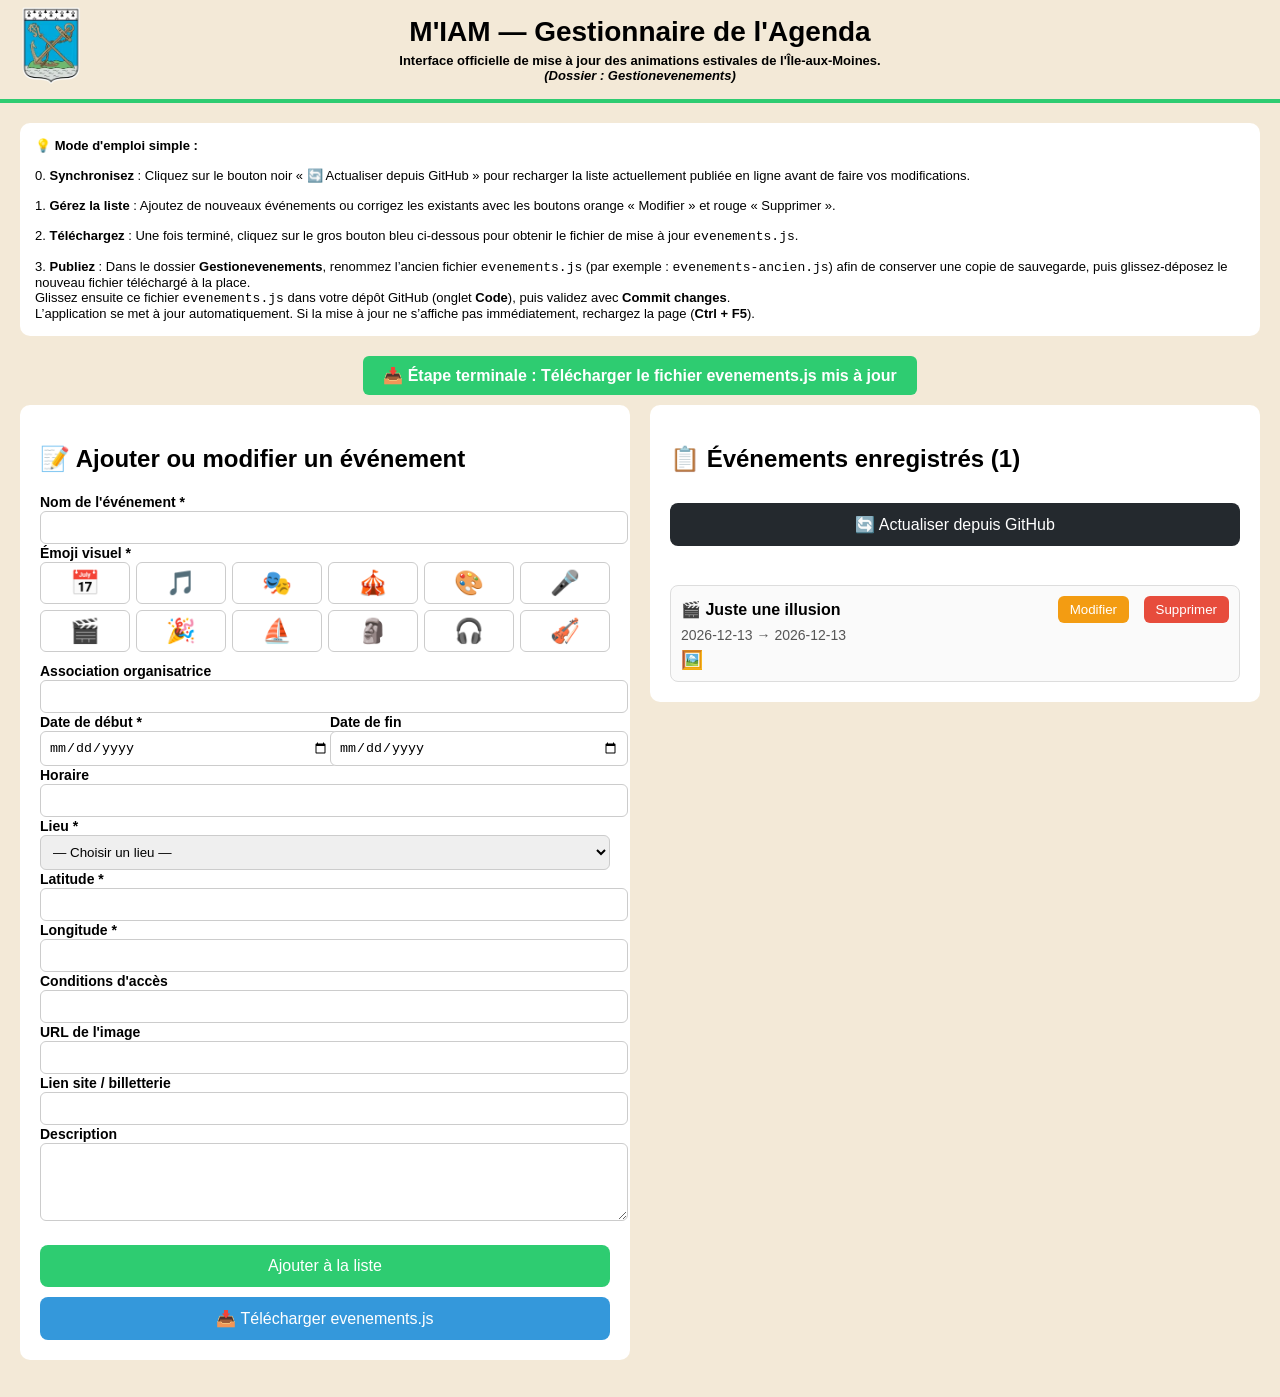
<file: admin.html>
<!DOCTYPE html>
<html lang="fr">
<head>
<meta charset="UTF-8">
<title>M'IAM — Gestionnaire de l'Agenda</title>
<meta name="viewport" content="width=device-width, initial-scale=1">

<style>
/* -----------------------------------------------------------
   STYLE GLOBAL
   ----------------------------------------------------------- */
body {
  font-family: Arial, sans-serif;
  background: #f3e9d7;
  margin: 0;
  padding: 0;
}

/* -----------------------------------------------------------
   BANDEAU D'EN-TÊTE
   ----------------------------------------------------------- */
.header {
  background: #f3e9d7;
  padding: 15px 20px;
  display: flex;
  justify-content: center;
  align-items: center;
  border-bottom: 4px solid #2ecc71;
  position: relative;
}

.header img {
  height: 80px;
  position: absolute;
  left: 20px;
  top: 5px;
}

.header-title {
  font-size: 28px;
  font-weight: bold;
  text-align: center;
  line-height: 1.2;
}

.sous-titre {
  display: block;
  font-size: 13px;
  margin-top: 4px;
}

/* -----------------------------------------------------------
   CONTENU
   ----------------------------------------------------------- */
.page {
  padding: 20px;
}

.card-info {
  background: white;
  padding: 15px;
  border-radius: 10px;
  margin-bottom: 20px;
  font-size: 13px;
}

.etape {
  background: #2ecc71;
  color: white;
  padding: 10px 20px;
  border-radius: 6px;
  font-weight: bold;
  text-align: center;
  margin: 10px auto;
  width: fit-content;
}

.container {
  display: flex;
  gap: 20px;
}

.col {
  flex: 1;
}

.card {
  background: white;
  padding: 20px;
  border-radius: 10px;
  margin-bottom: 20px;
}

.grid {
  display: grid;
  gap: 10px;
}

.grid-2 {
  grid-template-columns: 1fr 1fr;
}

input, textarea, select {
  width: 100%;
  padding: 8px;
  border: 1px solid #ccc;
  border-radius: 6px;
}

label {
  font-size: 14px;
  font-weight: bold;
}

/* -----------------------------------------------------------
   GRILLE EMOJIS
   ----------------------------------------------------------- */
.emoji-grid {
  display: grid;
  grid-template-columns: repeat(6, 1fr);
  gap: 6px;
  margin-bottom: 10px;
}

.emoji-grid div {
  font-size: 24px;
  background: white;
  border: 1px solid #ccc;
  border-radius: 6px;
  padding: 6px;
  text-align: center;
  cursor: pointer;
}

.emoji-grid div.selected {
  background: #2ecc71;
  color: white;
}

/* -----------------------------------------------------------
   LISTE DES ÉVÉNEMENTS
   ----------------------------------------------------------- */
.evt-item {
  background: #fafafa;
  border: 1px solid #ddd;
  padding: 10px;
  border-radius: 8px;
}

.evt-top {
  display: flex;
  justify-content: space-between;
  align-items: center;
  gap: 10px;
}

.evt-title {
  font-weight: bold;
  font-size: 16px;
  flex: 1;
  word-break: break-word;
}

.evt-date {
  font-size: 14px;
  color: #555;
  margin-top: 4px;
}

.evt-image-icon {
  margin-top: 6px;
  font-size: 18px;
}

/* Boutons */
.btn-modifier {
  background: #f39c12;
  color: white;
  border: none;
  padding: 6px 12px;
  border-radius: 6px;
  cursor: pointer;
}

.btn-supprimer {
  background: #e74c3c;
  color: white;
  border: none;
  padding: 6px 12px;
  border-radius: 6px;
  cursor: pointer;
  margin-left: 10px;
}

.btn-ajouter {
  background: #2ecc71;
  color: white;
  border: none;
  padding: 12px 20px;
  border-radius: 8px;
  cursor: pointer;
  font-size: 16px;
  width: 100%;
  margin-top: 20px;
}

.btn-export {
  background: #3498db;
  color: white;
  border: none;
  padding: 12px 20px;
  border-radius: 8px;
  cursor: pointer;
  font-size: 16px;
  width: 100%;
  margin-top: 10px;
}

.btn-github {
  background: #24292e;
  color: white;
  border: none;
  padding: 12px 20px;
  border-radius: 8px;
  cursor: pointer;
  font-size: 16px;
  width: 100%;
  margin-top: 10px;
}

.btn-github:disabled {
  background: #6a737d;
  cursor: wait;
}

.sync-info {
  font-size: 12px;
  color: #555;
  text-align: center;
  margin-top: 8px;
  min-height: 16px;
}

.sync-info.erreur {
  color: #e74c3c;
  font-weight: bold;
}

.sync-info.succes {
  color: #27ae60;
  font-weight: bold;
}

/* -----------------------------------------------------------
   VALIDATION VISUELLE (champs obligatoires)
   ----------------------------------------------------------- */
.champ-erreur {
  border: 2px solid red !important;
  background: #ffe5e5;
}
</style>

<!-- Charge le fichier officiel des événements (copie locale, sert de point de départ hors-ligne) -->
<script src="evenements.js"></script>
</head>

<body>

<!-- -----------------------------------------------------------
     BANDEAU D'EN-TÊTE
     ----------------------------------------------------------- -->
<div class="header">
<img src="icons/blason.webp" alt="Blason Île-aux-Moines">

  <div class="header-title">
    M'IAM — Gestionnaire de l'Agenda<br>
    <span class="sous-titre">
      Interface officielle de mise à jour des animations estivales de l'Île-aux-Moines.<br>
      <em>(Dossier : Gestionevenements)</em>
    </span>
  </div>
</div>

<div class="page">

<!-- -----------------------------------------------------------
     BLOC MODE D'EMPLOI
     ----------------------------------------------------------- -->
<div class="card-info">
  💡 <strong>Mode d'emploi simple :</strong><br><br>

  0. <strong>Synchronisez</strong> : Cliquez sur le bouton noir « 🔄 Actualiser depuis GitHub » pour recharger la liste actuellement publiée en ligne avant de faire vos modifications.<br><br>

  1. <strong>Gérez la liste</strong> : Ajoutez de nouveaux événements ou corrigez les existants avec les boutons orange « Modifier » et rouge « Supprimer ».<br><br>

  2. <strong>Téléchargez</strong> : Une fois terminé, cliquez sur le gros bouton bleu ci‑dessous pour obtenir le fichier de mise à jour <code>evenements.js</code>.<br><br>

  3. <strong>Publiez</strong> : Dans le dossier <strong>Gestionevenements</strong>, renommez l’ancien fichier <code>evenements.js</code> (par exemple : <code>evenements‑ancien.js</code>) afin de conserver une copie de sauvegarde, puis glissez‑déposez le nouveau fichier téléchargé à la place.<br>
     Glissez ensuite ce fichier <code>evenements.js</code> dans votre dépôt GitHub (onglet <strong>Code</strong>), puis validez avec <strong>Commit changes</strong>.<br>
     L’application se met à jour automatiquement. Si la mise à jour ne s’affiche pas immédiatement, rechargez la page (<strong>Ctrl + F5</strong>).
</div>

<div class="etape">📥 Étape terminale : Télécharger le fichier evenements.js mis à jour</div>

<!-- -----------------------------------------------------------
     DEUX COLONNES
     ----------------------------------------------------------- -->
<div class="container">

  <!-- ---------------------------------------------------------
       COLONNE GAUCHE : FORMULAIRE
       --------------------------------------------------------- -->
  <div class="col">
    <div class="card">
      <h2>📝 Ajouter ou modifier un événement</h2>

      <label>Nom de l'événement *</label>
      <input type="text" id="nom">

      <label>Émoji visuel *</label>
      <div class="emoji-grid">
        <div data-value="📅">📅</div>
        <div data-value="🎵">🎵</div>
        <div data-value="🎭">🎭</div>
        <div data-value="🎪">🎪</div>
        <div data-value="🎨">🎨</div>
        <div data-value="🎤">🎤</div>
        <div data-value="🎬">🎬</div>
        <div data-value="🎉">🎉</div>
        <div data-value="⛵">⛵</div>
        <div data-value="🗿">🗿</div>
        <div data-value="🎧">🎧</div>
        <div data-value="🎻">🎻</div>
      </div>
      <input type="hidden" id="emoji">

      <label>Association organisatrice</label>
      <input type="text" id="association">

      <div class="grid grid-2">
        <div>
          <label>Date de début *</label>
          <input type="date" id="date_debut">
        </div>
        <div>
          <label>Date de fin</label>
          <input type="date" id="date_fin">
        </div>
      </div>

      <label>Horaire</label>
      <input type="text" id="heure">

      <!-- Le champ LIEU sera remplacé par la liste déroulante dans le Bloc 3 -->
      <label>Lieu *</label>
      <select id="lieu"></select>
      <input type="text" id="lieu_autre" placeholder="Saisir un lieu personnalisé" style="display:none; margin-top:6px;">

      <label>Latitude *</label>
      <input type="text" id="lat">

      <label>Longitude *</label>
      <input type="text" id="lng">

      <label>Conditions d'accès</label>
      <input type="text" id="acces">

      <label>URL de l'image</label>
      <input type="text" id="image">

      <label>Lien site / billetterie</label>
      <input type="text" id="site">

      <label>Description</label>
      <textarea id="description" rows="4"></textarea>

      <button class="btn-ajouter">Ajouter à la liste</button>
      <button class="btn-export">📥 Télécharger evenements.js</button>
    </div>
  </div>

  <!-- ---------------------------------------------------------
       COLONNE DROITE : LISTE DES ÉVÉNEMENTS
       --------------------------------------------------------- -->
  <div class="col">
    <div class="card">
      <h2>📋 Événements enregistrés (<span id="count">0</span>)</h2>

      <button class="btn-github" id="btn-sync-github">🔄 Actualiser depuis GitHub</button>
      <div class="sync-info" id="sync-info"></div>

      <div id="liste-evenements" style="margin-top:15px;"></div>
    </div>
  </div>

</div> <!-- fin container -->
</div> <!-- fin page -->

<script>
/* -----------------------------------------------------------
   CONFIGURATION
   -----------------------------------------------------------
   Adresse du fichier evenements.js PUBLIÉ sur le site M'IAM.
   C'est exactement le fichier que voient les visiteurs.
   (Le fichier doit se trouver à la racine du dépôt, à côté de
   index.html : c'est là que la carte le lit.)
   ----------------------------------------------------------- */
const GITHUB_RAW_URL = "https://izenahgoud.github.io/miam-ile-aux-moines/evenements.js";

/* -----------------------------------------------------------
   LISTE DES LIEUX — remplissage automatique du <select>
   ----------------------------------------------------------- */

const LIEUX = [
  { nom: "Place du Marché", lat: "47.5954", lng: "-2.8482" },
  { nom: "Salle du Conseil Municipal", lat: "47.5952", lng: "-2.8480" },
  { nom: "Salle Louis Garin", lat: "47.5970", lng: "-2.8458" },
  { nom: "Église Saint Michel", lat: "47.59857", lng: "-2.84267" },
  { nom: "Port du Lério", lat: "47.5980", lng: "-2.8540" },
  { nom: "La Petite Galerie", lat: "47.6000", lng: "-2.8510" },
  { nom: "Salle du Rinville", lat: "47.5943", lng: "-2.8502" },
  { nom: "Parc du château du Guerric", lat: "47.6004", lng: "-2.8571" }
];

// Remplissage du <select id="lieu">
function chargerListeLieux() {
  const select = document.getElementById("lieu");
  select.innerHTML = `<option value="">— Choisir un lieu —</option>`;

  LIEUX.forEach(l => {
    const opt = document.createElement("option");
    opt.value = l.nom;
    opt.textContent = l.nom;
    opt.dataset.lat = l.lat;
    opt.dataset.lng = l.lng;
    select.appendChild(opt);
  });

  // Option "Autre lieu"
  const autre = document.createElement("option");
  autre.value = "autre";
  autre.textContent = "Autre lieu (saisie manuelle)";
  select.appendChild(autre);
}

/* -----------------------------------------------------------
   GPS AUTOMATIQUE + gestion du champ "Autre lieu"
   ----------------------------------------------------------- */

document.addEventListener("DOMContentLoaded", () => {
  chargerListeLieux();

  document.getElementById("lieu").addEventListener("change", function () {
    const opt = this.selectedOptions[0];

    if (opt.value === "autre") {
      // Champ libre visible
      document.getElementById("lieu_autre").style.display = "block";
      document.getElementById("lat").value = "";
      document.getElementById("lng").value = "";
    } else {
      // Champ libre caché
      document.getElementById("lieu_autre").style.display = "none";

      // GPS auto
      document.getElementById("lat").value = opt.dataset.lat || "";
      document.getElementById("lng").value = opt.dataset.lng || "";
    }
  });
});

/* -----------------------------------------------------------
   VALIDATION VISUELLE — champs obligatoires en rouge
   ----------------------------------------------------------- */

function validerChamps() {
  let ok = true;

  // Champs obligatoires
  const obligatoires = [
    "nom",
    "emoji",
    "date_debut",
    (document.getElementById("lieu").value === "autre" ? "lieu_autre" : "lieu"),
    "lat",
    "lng"
  ];

  obligatoires.forEach(id => {
    const el = document.getElementById(id);
    if (!el.value || el.value.trim() === "") {
      el.classList.add("champ-erreur");
      ok = false;
    } else {
      el.classList.remove("champ-erreur");
    }
  });

  return ok;
}
</script>
<script>
/* -----------------------------------------------------------
   RESTAURATION AUTOMATIQUE DEPUIS LOCALSTORAGE
   ----------------------------------------------------------- */
if (localStorage.getItem("evenements_local")) {
  try {
    const sauvegarde = JSON.parse(localStorage.getItem("evenements_local"));
    if (Array.isArray(sauvegarde)) {
      EVENEMENTS.length = 0;
      sauvegarde.forEach(e => EVENEMENTS.push(e));
    }
  } catch(e) {}
}

/* -----------------------------------------------------------
   SAUVEGARDE AUTOMATIQUE
   ----------------------------------------------------------- */
function sauvegarderLocal() {
  localStorage.setItem("evenements_local", JSON.stringify(EVENEMENTS));
}

/* -----------------------------------------------------------
   AFFICHAGE DES ÉVÉNEMENTS
   ----------------------------------------------------------- */
function afficherEvenements() {
  const cont = document.getElementById('liste-evenements');
  const count = document.getElementById('count');
  cont.innerHTML = '';

  EVENEMENTS.forEach((evt, index) => {
    const div = document.createElement('div');
    div.className = 'evt-item';

    div.innerHTML = `
      <div class="evt-top">
        <div class="evt-title">${evt.emoji} ${evt.nom}</div>
        <div>
          <button class="btn-modifier" data-index="${index}">Modifier</button>
          <button class="btn-supprimer" data-index="${index}">Supprimer</button>
        </div>
      </div>

      <div class="evt-date">${evt.date_debut} → ${evt.date_fin || ""}</div>
      <div class="evt-image-icon">${evt.image ? '🖼️' : ''}</div>
    `;

    cont.appendChild(div);
  });

  count.textContent = EVENEMENTS.length;
  sauvegarderLocal();
}

/* -----------------------------------------------------------
   VIDAGE DU FORMULAIRE
   ----------------------------------------------------------- */
function viderFormulaire() {
  const champs = [
    'nom','emoji','association','date_debut','date_fin','heure',
    'lieu','lieu_autre','lat','lng','acces','image','site','description'
  ];

  champs.forEach(id => document.getElementById(id).value = "");

  // Désélectionner les emojis
  document.querySelectorAll('.emoji-grid div').forEach(d => d.classList.remove('selected'));

  // Cacher le champ "Autre lieu"
  document.getElementById('lieu_autre').style.display = "none";
}

/* -----------------------------------------------------------
   AJOUT D'ÉVÉNEMENT
   ----------------------------------------------------------- */
function ajouterEvenement() {

  if (!validerChamps()) {
    alert("Veuillez remplir les champs obligatoires.");
    return;
  }

  const lieuFinal = (document.getElementById('lieu').value === "autre"
    ? document.getElementById('lieu_autre').value
    : document.getElementById('lieu').value);

  const evt = {
    nom: document.getElementById('nom').value,
    emoji: document.getElementById('emoji').value,
    association: document.getElementById('association').value,
    date_debut: document.getElementById('date_debut').value,
    date_fin: document.getElementById('date_fin').value,
    heure: document.getElementById('heure').value,
    lieu: lieuFinal,
    lat: document.getElementById('lat').value,
    lng: document.getElementById('lng').value,
    acces: document.getElementById('acces').value,
    image: document.getElementById('image').value,
    site: document.getElementById('site').value,
    description: document.getElementById('description').value
  };

  EVENEMENTS.push(evt);
  afficherEvenements();
  viderFormulaire();
}

/* -----------------------------------------------------------
   SUPPRESSION
   ----------------------------------------------------------- */
function supprimerEvenement(index) {
  EVENEMENTS.splice(index, 1);
  afficherEvenements();
}

/* -----------------------------------------------------------
   MODIFICATION
   ----------------------------------------------------------- */
function modifierEvenement(index) {
  const evt = EVENEMENTS[index];

  document.getElementById('nom').value = evt.nom;
  document.getElementById('emoji').value = evt.emoji;
  document.getElementById('association').value = evt.association;
  document.getElementById('date_debut').value = evt.date_debut;
  document.getElementById('date_fin').value = evt.date_fin;
  document.getElementById('heure').value = evt.heure;

  // Gestion du lieu
  const select = document.getElementById('lieu');
  if ([...select.options].some(o => o.value === evt.lieu)) {
    select.value = evt.lieu;
    document.getElementById('lieu_autre').style.display = "none";
  } else {
    select.value = "autre";
    document.getElementById('lieu_autre').style.display = "block";
    document.getElementById('lieu_autre').value = evt.lieu;
  }

  document.getElementById('lat').value = evt.lat;
  document.getElementById('lng').value = evt.lng;
  document.getElementById('acces').value = evt.acces;
  document.getElementById('image').value = evt.image;
  document.getElementById('site').value = evt.site;
  document.getElementById('description').value = evt.description;

  EVENEMENTS.splice(index, 1);
  afficherEvenements();
}

/* -----------------------------------------------------------
   EXPORT AUTOMATIQUE DU FICHIER evenements.js
   ----------------------------------------------------------- */
function exporterEvenements() {
  const maintenant = new Date();
  const horodatage = maintenant.toLocaleString("fr-FR");

  const contenu =
`// M'IAM — Fichier des événements
// Généré automatiquement le ${horodatage}
// Version : ${maintenant.getFullYear()}.${String(maintenant.getMonth()+1).padStart(2,'0')}.${String(maintenant.getDate()).padStart(2,'0')}

const EVENEMENTS = ${JSON.stringify(EVENEMENTS, null, 2)};
`;

  const blob = new Blob([contenu], { type: "application/javascript" });
  const url = URL.createObjectURL(blob);

  const a = document.createElement("a");
  a.href = url;
  a.download = "evenements.js";
  a.click();

  URL.revokeObjectURL(url);
}

/* -----------------------------------------------------------
   IMPORT DEPUIS GITHUB
   -----------------------------------------------------------
   Va chercher le fichier evenements.js publié sur GitHub,
   en extrait le tableau EVENEMENTS, et remplace la liste
   actuellement affichée (et sauvegardée en local).
   ----------------------------------------------------------- */
async function importerDepuisGitHub() {
  const btn = document.getElementById('btn-sync-github');
  const info = document.getElementById('sync-info');

  if (GITHUB_RAW_URL.includes("VOTRE-UTILISATEUR")) {
    info.textContent = "⚠️ Configurez d'abord GITHUB_RAW_URL dans le code avec l'adresse de votre dépôt.";
    info.className = "sync-info erreur";
    return;
  }

  btn.disabled = true;
  btn.textContent = "⏳ Récupération en cours...";
  info.textContent = "";
  info.className = "sync-info";

  try {
    // Anti-cache : GitHub (et le navigateur) peuvent garder une copie
    // périmée pendant quelques minutes sans ce paramètre.
    const urlSansCache = GITHUB_RAW_URL + (GITHUB_RAW_URL.includes("?") ? "&" : "?") + "t=" + Date.now();

    const reponse = await fetch(urlSansCache, { cache: "no-store" });

    if (!reponse.ok) {
      throw new Error("Réponse HTTP " + reponse.status);
    }

    const texte = await reponse.text();

    // Extrait le contenu du tableau entre "const EVENEMENTS = [" et "];"
    const correspondance = texte.match(/const\s+EVENEMENTS\s*=\s*(\[[\s\S]*\])\s*;/);

    if (!correspondance) {
      throw new Error("Format inattendu : impossible de trouver le tableau EVENEMENTS dans le fichier.");
    }

    const donnees = JSON.parse(correspondance[1]);

    if (!Array.isArray(donnees)) {
      throw new Error("Le contenu récupéré n'est pas une liste d'événements valide.");
    }

    EVENEMENTS.length = 0;
    donnees.forEach(e => EVENEMENTS.push(e));

    afficherEvenements();

    const heure = new Date().toLocaleString("fr-FR");
    info.textContent = `✅ ${donnees.length} événement(s) importé(s) depuis GitHub (${heure})`;
    info.className = "sync-info succes";

  } catch (err) {
    console.error(err);
    info.textContent = "❌ Échec de la synchronisation : " + err.message;
    info.className = "sync-info erreur";
  } finally {
    btn.disabled = false;
    btn.textContent = "🔄 Actualiser depuis GitHub";
  }
}

/* -----------------------------------------------------------
   BRANCHER LES BOUTONS
   ----------------------------------------------------------- */
document.addEventListener('DOMContentLoaded', () => {

  afficherEvenements();

  // Sélection emoji
  document.querySelectorAll('.emoji-grid div').forEach(div => {
    div.addEventListener('click', () => {
      document.querySelectorAll('.emoji-grid div').forEach(d => d.classList.remove('selected'));
      div.classList.add('selected');
      document.getElementById('emoji').value = div.dataset.value;
    });
  });

  document.querySelector('.btn-ajouter')
    .addEventListener('click', ajouterEvenement);

  document.querySelector('.btn-export')
    .addEventListener('click', exporterEvenements);

  document.getElementById('btn-sync-github')
    .addEventListener('click', importerDepuisGitHub);

  document.getElementById('liste-evenements')
    .addEventListener('click', (e) => {
      if (e.target.classList.contains('btn-supprimer')) {
        supprimerEvenement(e.target.dataset.index);
      }
      if (e.target.classList.contains('btn-modifier')) {
        modifierEvenement(e.target.dataset.index);
      }
    });
});
</script>
</body>
</html>
</file>
